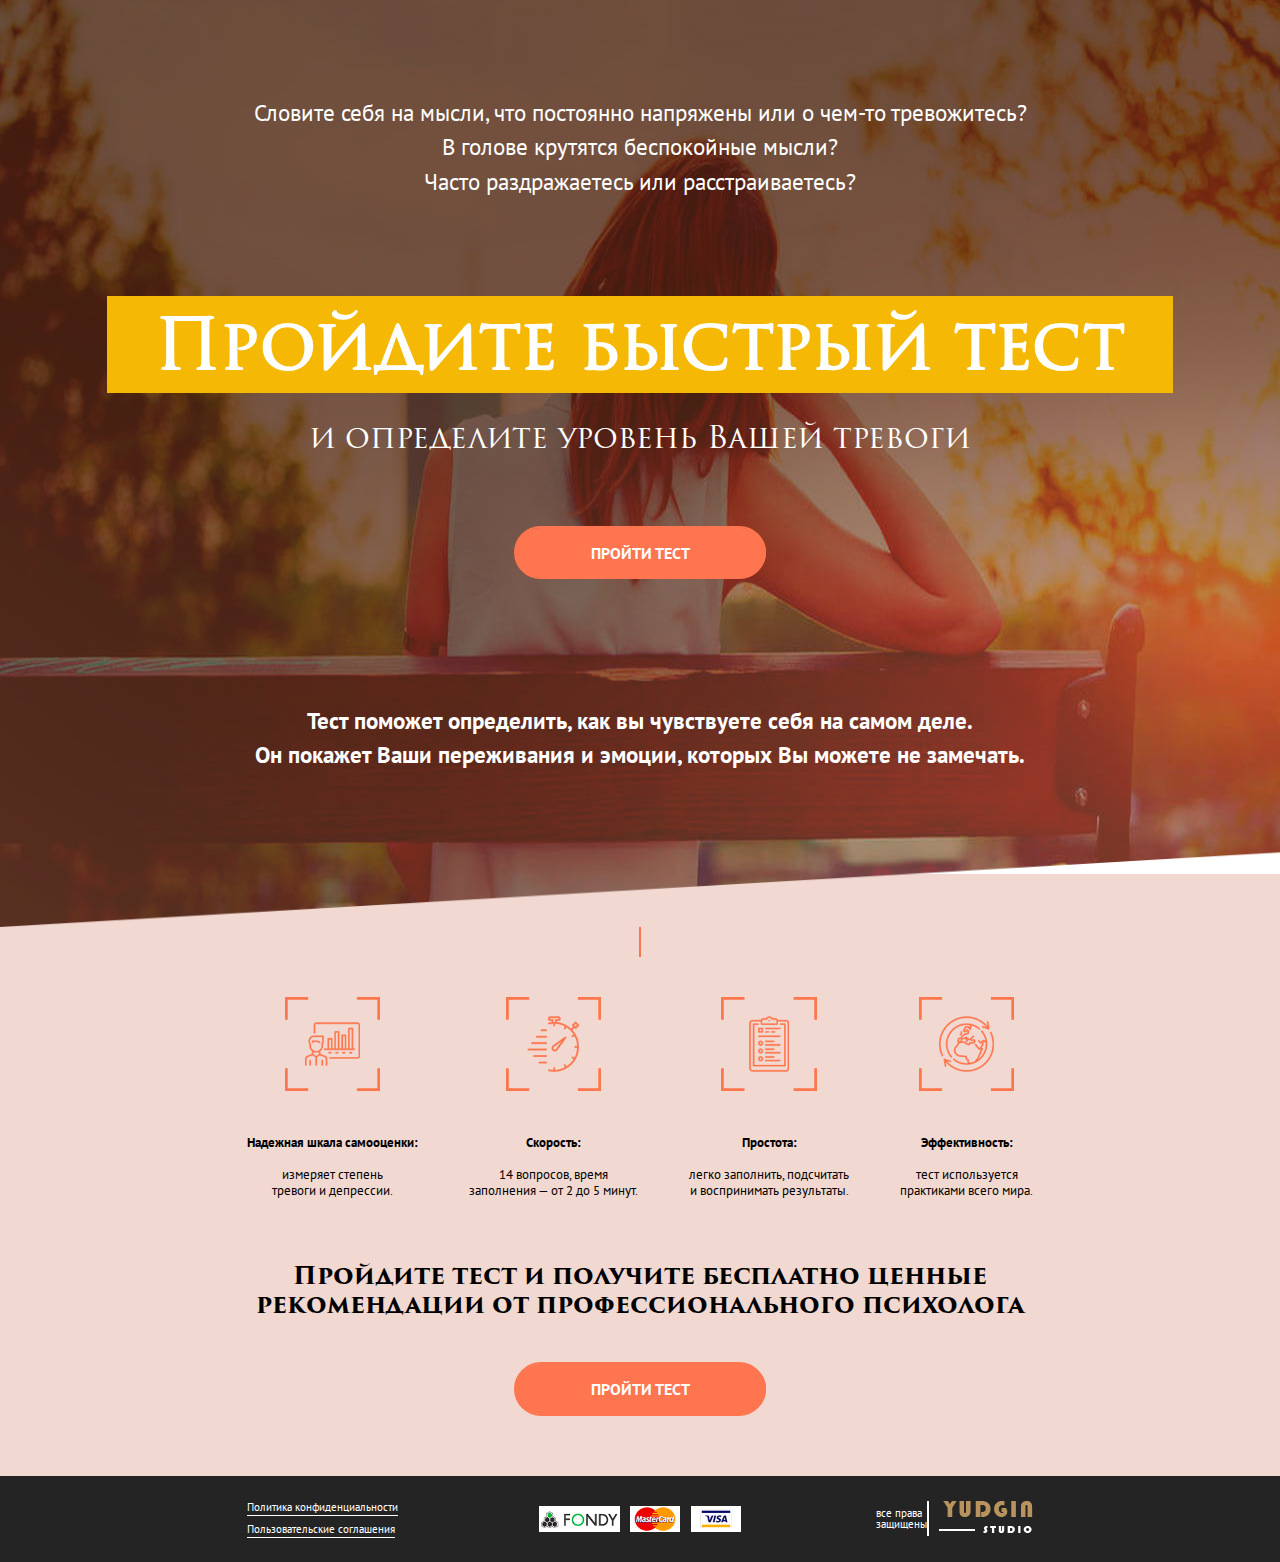
<file: lead_test.html>
<!DOCTYPE html>
<html>
<head>
	<title>Наталия Ломоносова</title>
	<meta charset="utf-8">
	<meta http-equiv="X-UA-Compatible" content="IE=edge">
	<meta name="viewport" content="width=device-width, user-scalable=no">
	<link rel="icon" type="image/png" href="favicon.png"/>
	<link rel="stylesheet" type="text/css" href="css/lead_test.css">
	<link rel="stylesheet" type="text/css" href="fonts/fonts.css">
	<link rel="stylesheet" type="text/css" href="css/animate.css">
</head>
<body>
	<header>
		<div class="container">
			<p class="text">Словите себя на мысли, что постоянно напряжены или о чем-то тревожитесь?
			В голове крутятся беспокойные мысли?    
			Часто раздражаетесь или расстраиваетесь?</p>
			<h1>Пройдите быстрый тест</h1>
			<h2>и определите уровень Вашей тревоги</h2>
			<a href="test.html" class="button">Пройти тест</a>
			<p class="text2">Тест поможет определить, как вы чувствуете себя на самом деле. 
			Он покажет Ваши переживания и эмоции, которых Вы можете не замечать.</p>
		</div>
	</header>
	<main>
		<div class="test">
			<div class="line"></div>
			<div class="container">
				<div class="item">
					<img src="img/lead_test/1.png" alt="" />
					<div class="text">
						<span>Надежная шкала самооценки:</span>

						измеряет степень 
						тревоги и депрессии.
					</div>
				</div>
				<div class="item">
					<img src="img/lead_test/2.png" alt="" />
					<div class="text">
						<span>Скорость:</span>
						
						14 вопросов, время 
						заполнения — от 2 до 5 минут.
					</div>
				</div>
				<div class="item">
					<img src="img/lead_test/3.png" alt="" />
					<div class="text">
						<span>Простота:</span>
						
						легко заполнить, подсчитать
						и воспринимать результаты.
					</div>
				</div>
				<div class="item">
					<img src="img/lead_test/4.png" alt="" />
					<div class="text">
						<span>Эффективность:</span>
						
						тест используется 
						практиками всего мира.
					</div>
				</div>
			</div>
			<div class="title">Пройдите тест и получите бесплатно ценные 
			рекомендации от профессионального психолога</div>
			<a href="test.html" class="button">Пройти тест</a>
		</div>
	</main>
	<footer>
		<div class="container">
			<div class="links">
				<a href="">Политика конфиденциальности</a>
				<a href="">Пользовательские соглашения</a>
			</div>
			<div class="pay">
				<img src="img/footer/fondy.png" alt="" />
				<img src="img/footer/mastercard.png" alt="" />
				<img src="img/footer/visa.png" alt="" />
			</div>
			<div class="developer">
				<p>все права
				защищены</p>
				<a href="https://yudgin.studio/" target="_blank"><img src="img/footer/logo.png" alt="" /></a>
			</div>
		</div>
	</footer>
	<script src="js/libs.min.js"></script>
	<script src="js/script.js"></script>
</body>
</html>
</file>
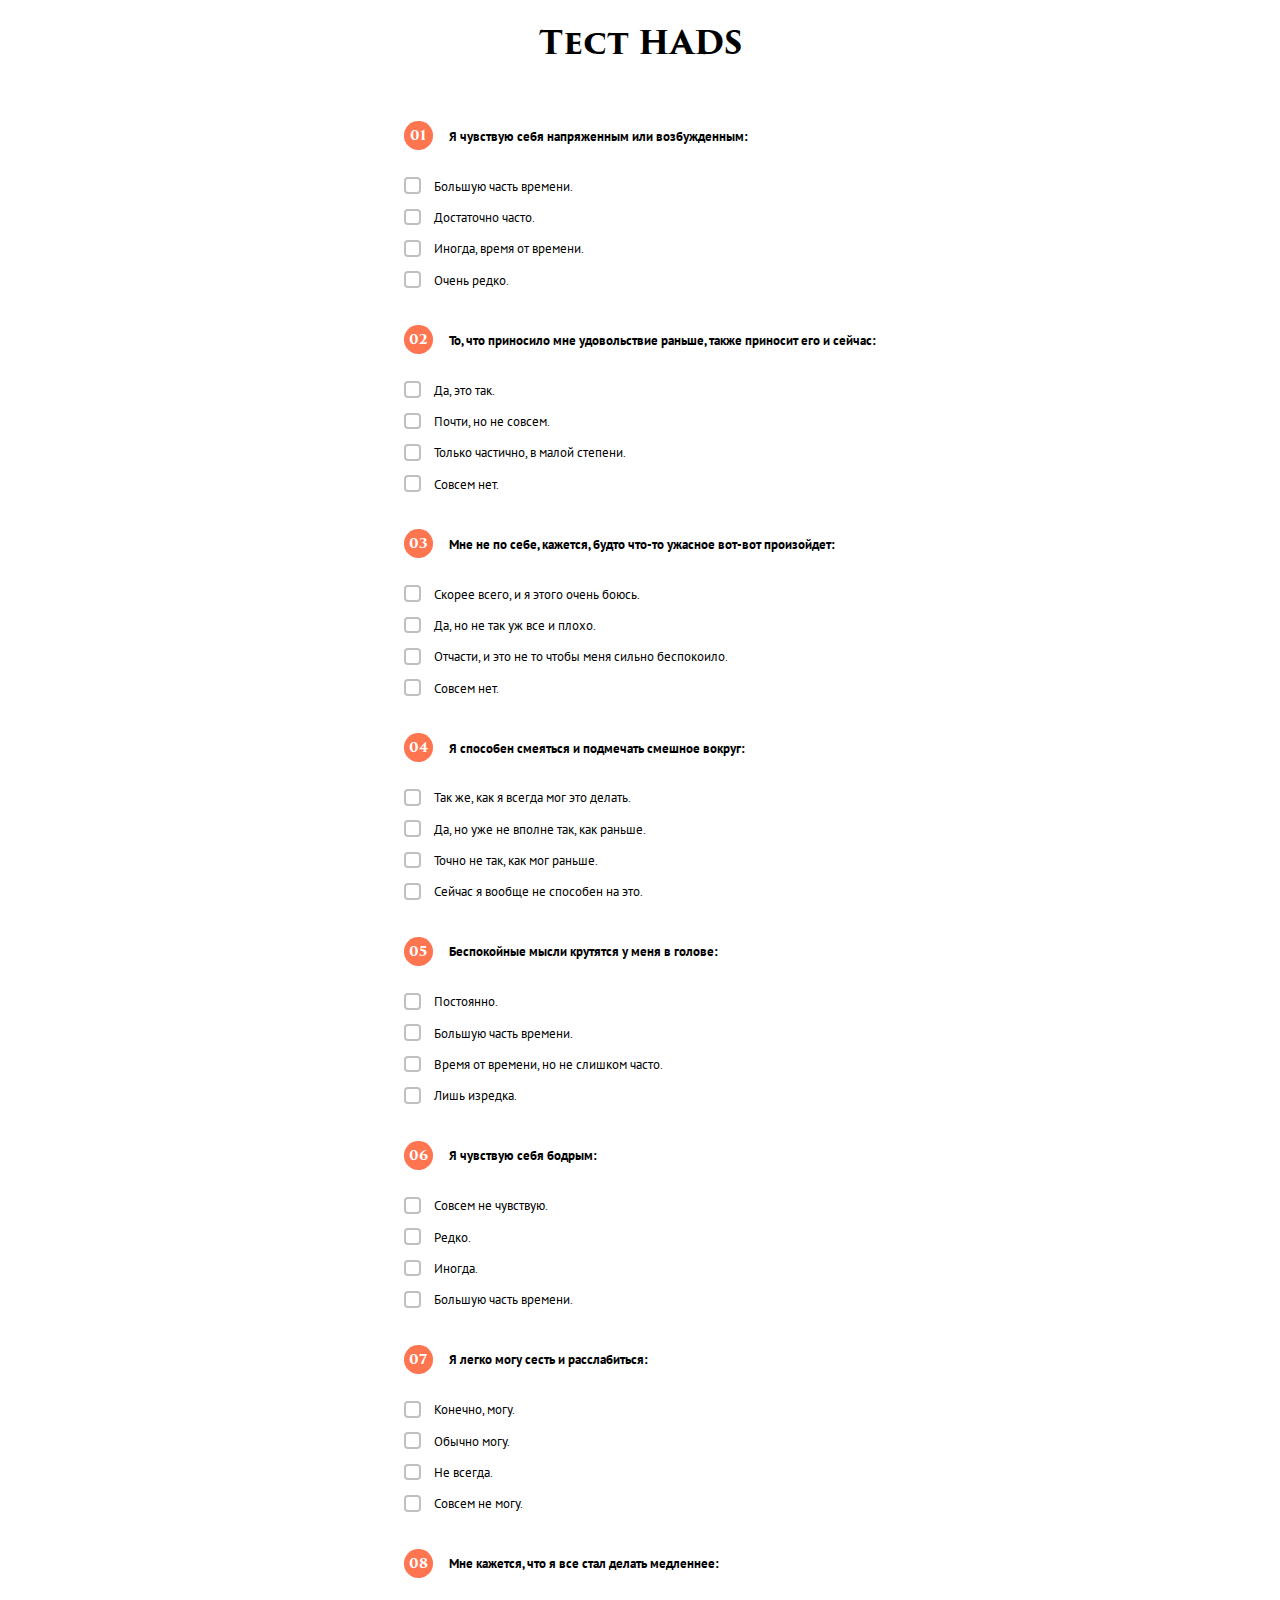
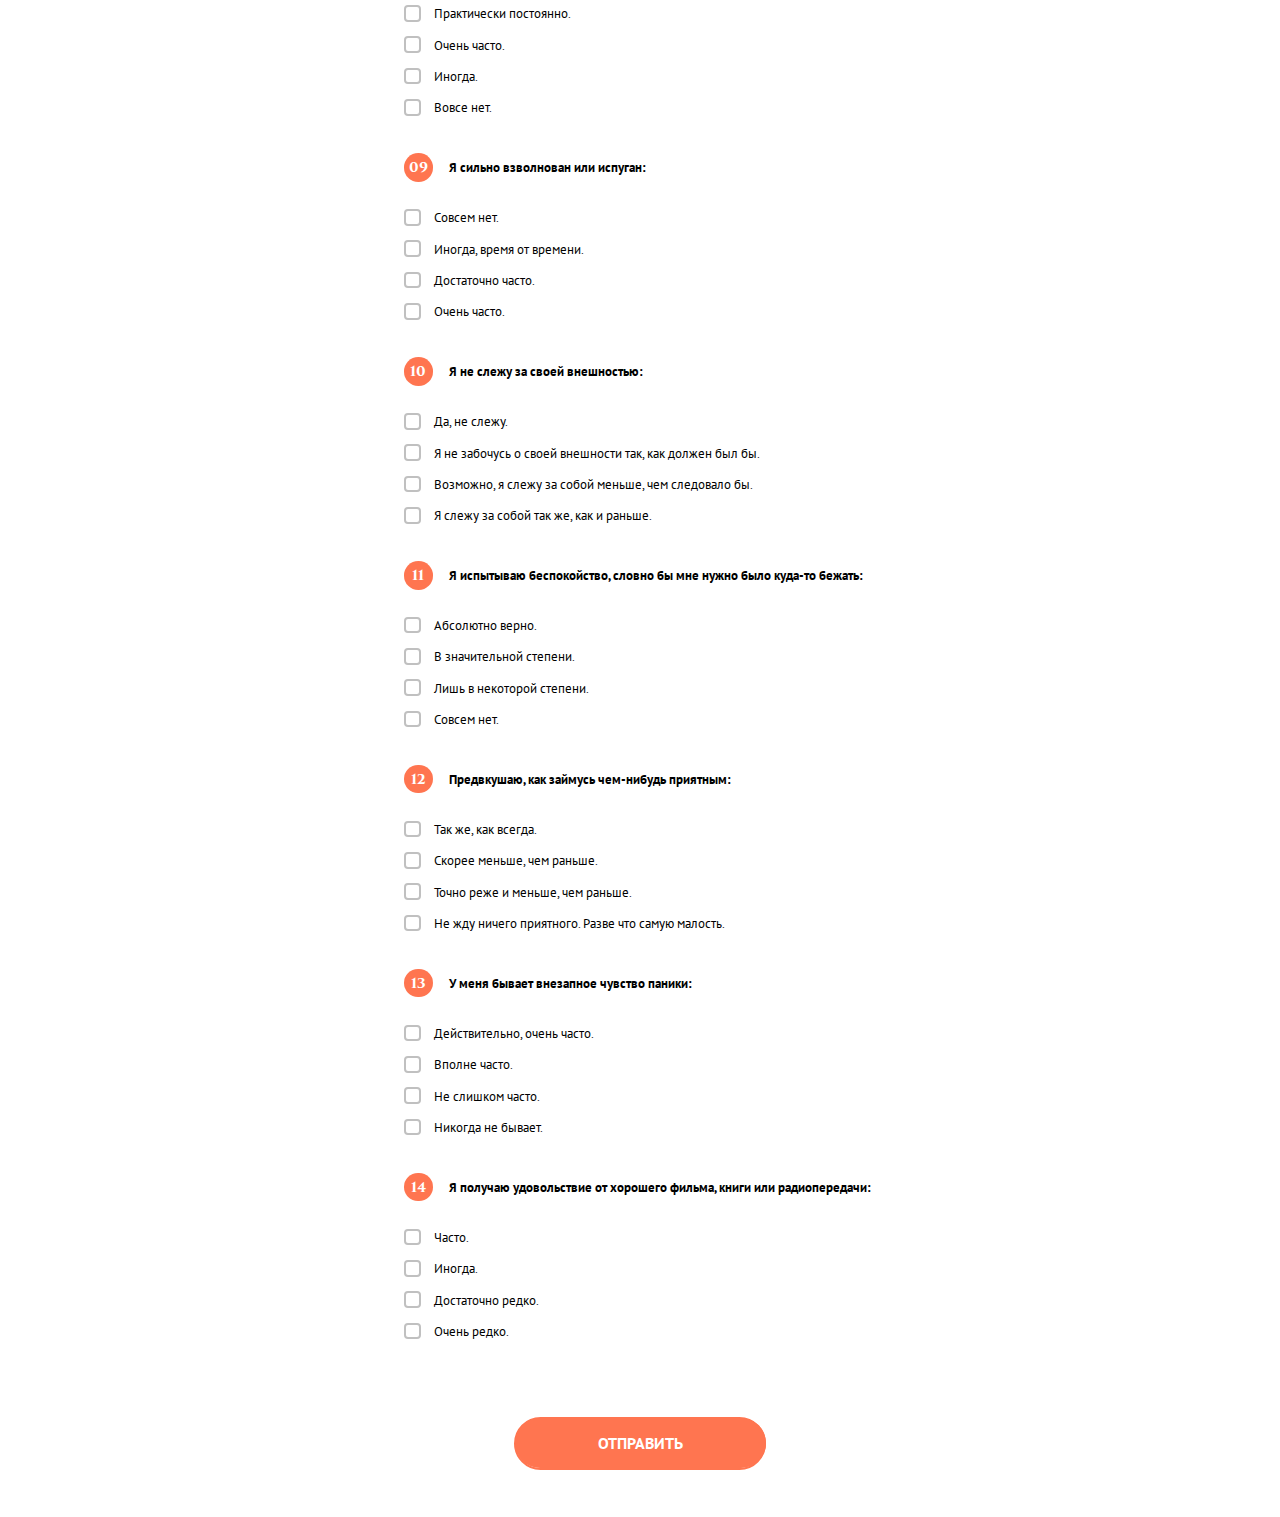
<file: test.html>
<!DOCTYPE html>
<html>
<head>
	<title>Наталия Ломоносова</title>
	<meta charset="utf-8">
	<meta http-equiv="X-UA-Compatible" content="IE=edge">
	<meta name="viewport" content="width=device-width, user-scalable=no">
	<link rel="icon" type="image/png" href="favicon.png"/>
	<link rel="stylesheet" type="text/css" href="css/test.css">
	<link rel="stylesheet" type="text/css" href="fonts/fonts.css">
	<link rel="stylesheet" type="text/css" href="css/animate.css">
</head>
<body>
	<form>
		<h1>Тест HADS</h1>
		<div class="question">
			<div class="num">
				<div class="circle">01</div>Я чувствую себя напряженным или возбужденным:
			</div>
			<div class="select">
				<div>
					<input type="radio" required="" class="radio" id="time" name="01" value="Большую часть времени.">
					<label for="time"><span class="box"><span class="check"></span></span>Большую часть времени.</label>
				</div>
				<div>
					<input type="radio" required="" class="radio" id="often" name="01" value="Достаточно часто.">
					<label for="often"><span class="box"><span class="check"></span></span>Достаточно часто.</label>
				</div>
				<div>
					<input type="radio" required="" class="radio" id="sometimes" name="01" value="Иногда, время от времени.">
					<label for="sometimes"><span class="box"><span class="check"></span></span>Иногда, время от времени.</label>
				</div>
				<div>
					<input type="radio" required="" class="radio" id="rarely" name="01" value="Очень редко.">
					<label for="rarely"><span class="box"><span class="check"></span></span>Очень редко.</label>
				</div>
			</div>
		</div>
		<div class="question">
			<div class="num">
				<div class="circle">02</div>То, что приносило мне удовольствие раньше, также приносит его и сейчас:
			</div>
			<div class="select">
				<div>
					<input type="radio" required="" class="radio" id="yes" name="02" value="Да, это так.">
					<label for="yes"><span class="box"><span class="check"></span></span>Да, это так.</label>
				</div>
				<div>
					<input type="radio" required="" class="radio" id="almost" name="02" value="Почти, но не совсем.">
					<label for="almost"><span class="box"><span class="check"></span></span>Почти, но не совсем.</label>
				</div>
				<div>
					<input type="radio" required="" class="radio" id="partially" name="02" value="Только частично, в малой степени.">
					<label for="partially"><span class="box"><span class="check"></span></span>Только частично, в малой степени.</label>
				</div>
				<div>
					<input type="radio" required="" class="radio" id="no" name="02" value="Совсем нет.">
					<label for="no"><span class="box"><span class="check"></span></span>Совсем нет.</label>
				</div>
			</div>
		</div>
		<div class="question">
			<div class="num">
				<div class="circle">03</div>Мне не по себе, кажется, будто что-то ужасное вот-вот произойдет:
			</div>
			<div class="select">
				<div>
					<input type="radio" required="" class="radio" id="fear" name="03" value="Скорее всего, и я этого очень боюсь.">
					<label for="fear"><span class="box"><span class="check"></span></span>Скорее всего, и я этого очень боюсь.</label>
				</div>
				<div>
					<input type="radio" required="" class="radio" id="good" name="03" value="Да, но не так уж все и плохо.">
					<label for="good"><span class="box"><span class="check"></span></span>Да, но не так уж все и плохо.</label>
				</div>
				<div>
					<input type="radio" required="" class="radio" id="a" name="03" value="Отчасти, и это не то чтобы меня сильно беспокоило.">
					<label for="a"><span class="box"><span class="check"></span></span>Отчасти, и это не то чтобы меня сильно беспокоило.</label>
				</div>
				<div>
					<input type="radio" required="" class="radio" id="b" name="03" value="Совсем нет.">
					<label for="b"><span class="box"><span class="check"></span></span>Совсем нет.</label>
				</div>
			</div>
		</div>
		<div class="question">
			<div class="num">
				<div class="circle">04</div>Я способен смеяться и подмечать смешное вокруг:
			</div>
			<div class="select">
				<div>
					<input type="radio" required="" class="radio" id="c" name="04" value="Так же, как я всегда мог это делать.">
					<label for="c"><span class="box"><span class="check"></span></span>Так же, как я всегда мог это делать.</label>
				</div>
				<div>
					<input type="radio" required="" class="radio" id="d" name="04" value="Да, но уже не вполне так, как раньше.">
					<label for="d"><span class="box"><span class="check"></span></span>Да, но уже не вполне так, как раньше.</label>
				</div>
				<div>
					<input type="radio" required="" class="radio" id="f" name="04" value="Точно не так, как мог раньше.">
					<label for="f"><span class="box"><span class="check"></span></span>Точно не так, как мог раньше.</label>
				</div>
				<div>
					<input type="radio" required="" class="radio" id="g" name="04" value="Сейчас я вообще не способен на это.">
					<label for="g"><span class="box"><span class="check"></span></span>Сейчас я вообще не способен на это.</label>
				</div>
			</div>
		</div>
		<div class="question">
			<div class="num">
				<div class="circle">05</div>Беспокойные мысли крутятся у меня в голове:
			</div>
			<div class="select">
				<div>
					<input type="radio" required="" class="radio" id="i" name="05" value="Постоянно.">
					<label for="i"><span class="box"><span class="check"></span></span>Постоянно.</label>
				</div>
				<div>
					<input type="radio" required="" class="radio" id="h" name="05" value="Большую часть времени.">
					<label for="h"><span class="box"><span class="check"></span></span>Большую часть времени.</label>
				</div>
				<div>
					<input type="radio" required="" class="radio" id="j" name="05" value="Время от времени, но не слишком часто.">
					<label for="j"><span class="box"><span class="check"></span></span>Время от времени, но не слишком часто.</label>
				</div>
				<div>
					<input type="radio" required="" class="radio" id="k" name="05" value="Лишь изредка.">
					<label for="k"><span class="box"><span class="check"></span></span>Лишь изредка.</label>
				</div>
			</div>
		</div>
		<div class="question">
			<div class="num">
				<div class="circle">06</div>Я чувствую себя бодрым:
			</div>
			<div class="select">
				<div>
					<input type="radio" required="" class="radio" id="l" name="06" value="Совсем не чувствую.">
					<label for="l"><span class="box"><span class="check"></span></span>Совсем не чувствую.</label>
				</div>
				<div>
					<input type="radio" required="" class="radio" id="m" name="06" value="Редко.">
					<label for="m"><span class="box"><span class="check"></span></span>Редко.</label>
				</div>
				<div>
					<input type="radio" required="" class="radio" id="n" name="06" value="Иногда.">
					<label for="n"><span class="box"><span class="check"></span></span>Иногда.</label>
				</div>
				<div>
					<input type="radio" required="" class="radio" id="o" name="06" value="Большую часть времени.">
					<label for="o"><span class="box"><span class="check"></span></span>Большую часть времени.</label>
				</div>
			</div>
		</div>
		<div class="question">
			<div class="num">
				<div class="circle">07</div>Я легко могу сесть и расслабиться:
			</div>
			<div class="select">
				<div>
					<input type="radio" required="" class="radio" id="p" name="07" value="Конечно, могу.">
					<label for="p"><span class="box"><span class="check"></span></span>Конечно, могу.</label>
				</div>
				<div>
					<input type="radio" required="" class="radio" id="q" name="07" value="Обычно могу.">
					<label for="q"><span class="box"><span class="check"></span></span>Обычно могу.</label>
				</div>
				<div>
					<input type="radio" required="" class="radio" id="r" name="07" value="Не всегда.">
					<label for="r"><span class="box"><span class="check"></span></span>Не всегда.</label>
				</div>
				<div>
					<input type="radio" required="" class="radio" id="s" name="07" value="Совсем не могу.">
					<label for="s"><span class="box"><span class="check"></span></span>Совсем не могу.</label>
				</div>
			</div>
		</div>
		<div class="question">
			<div class="num">
				<div class="circle">08</div>Мне кажется, что я все стал делать медленнее:
			</div>
			<div class="select">
				<div>
					<input type="radio" required="" class="radio" id="t" name="08" value="Практически постоянно.">
					<label for="t"><span class="box"><span class="check"></span></span>Практически постоянно.</label>
				</div>
				<div>
					<input type="radio" required="" class="radio" id="x" name="08" value="Очень часто.">
					<label for="x"><span class="box"><span class="check"></span></span>Очень часто.</label>
				</div>
				<div>
					<input type="radio" required="" class="radio" id="y" name="08" value="Иногда.">
					<label for="y"><span class="box"><span class="check"></span></span>Иногда.</label>
				</div>
				<div>
					<input type="radio" required="" class="radio" id="z" name="08" value="Вовсе нет.">
					<label for="z"><span class="box"><span class="check"></span></span>Вовсе нет.</label>
				</div>
			</div>
		</div>
		<div class="question">
			<div class="num">
				<div class="circle">09</div>Я сильно взволнован или испуган:
			</div>
			<div class="select">
				<div>
					<input type="radio" required="" class="radio" id="a1" name="09" value="Совсем нет.">
					<label for="a1"><span class="box"><span class="check"></span></span>Совсем нет.</label>
				</div>
				<div>
					<input type="radio" required="" class="radio" id="b1" name="09" value="Иногда, время от времени.">
					<label for="b1"><span class="box"><span class="check"></span></span>Иногда, время от времени.</label>
				</div>
				<div>
					<input type="radio" required="" class="radio" id="c1" name="09" value="Достаточно часто.">
					<label for="c1"><span class="box"><span class="check"></span></span>Достаточно часто.</label>
				</div>
				<div>
					<input type="radio" required="" class="radio" id="d1" name="09" value="Очень часто.">
					<label for="d1"><span class="box"><span class="check"></span></span>Очень часто.</label>
				</div>
			</div>
		</div>
		<div class="question">
			<div class="num">
				<div class="circle">10</div>Я не слежу за своей внешностью:
			</div>
			<div class="select">
				<div>
					<input type="radio" required="" class="radio" id="e1" name="10" value="Да, не слежу.">
					<label for="e1"><span class="box"><span class="check"></span></span>Да, не слежу.</label>
				</div>
				<div>
					<input type="radio" required="" class="radio" id="f1" name="10" value="Я не забочусь о своей внешности так, как должен был бы.">
					<label for="f1"><span class="box"><span class="check"></span></span>Я не забочусь о своей внешности так, как должен был бы.</label>
				</div>
				<div>
					<input type="radio" required="" class="radio" id="g1" name="10" value="Возможно, я слежу за собой меньше, чем следовало бы.">
					<label for="g1"><span class="box"><span class="check"></span></span>Возможно, я слежу за собой меньше, чем следовало бы.</label>
				</div>
				<div>
					<input type="radio" required="" class="radio" id="i1" name="10" value="Я слежу за собой так же, как и раньше.">
					<label for="i1"><span class="box"><span class="check"></span></span>Я слежу за собой так же, как и раньше.</label>
				</div>
			</div>
		</div>
		<div class="question">
			<div class="num">
				<div class="circle">11</div>Я испытываю беспокойство, словно бы мне нужно было куда-то бежать:
			</div>
			<div class="select">
				<div>
					<input type="radio" required="" class="radio" id="h1" name="11" value="Абсолютно верно.">
					<label for="h1"><span class="box"><span class="check"></span></span>Абсолютно верно.</label>
				</div>
				<div>
					<input type="radio" required="" class="radio" id="j1" name="11" value="В значительной степени.">
					<label for="j1"><span class="box"><span class="check"></span></span>В значительной степени.</label>
				</div>
				<div>
					<input type="radio" required="" class="radio" id="k1" name="11" value="Лишь в некоторой степени.">
					<label for="k1"><span class="box"><span class="check"></span></span>Лишь в некоторой степени.</label>
				</div>
				<div>
					<input type="radio" required="" class="radio" id="l1" name="11" value="Совсем нет.">
					<label for="l1"><span class="box"><span class="check"></span></span>Совсем нет.</label>
				</div>
			</div>
		</div>
		<div class="question">
			<div class="num">
				<div class="circle">12</div>Предвкушаю, как займусь чем-нибудь приятным:
			</div>
			<div class="select">
				<div>
					<input type="radio" required="" class="radio" id="m1" name="12" value="Так же, как всегда.">
					<label for="m1"><span class="box"><span class="check"></span></span>Так же, как всегда.</label>
				</div>
				<div>
					<input type="radio" required="" class="radio" id="n1" name="12" value="Скорее меньше, чем раньше.">
					<label for="n1"><span class="box"><span class="check"></span></span>Скорее меньше, чем раньше.</label>
				</div>
				<div>
					<input type="radio" required="" class="radio" id="o1" name="12" value="Точно реже и меньше, чем раньше.">
					<label for="o1"><span class="box"><span class="check"></span></span>Точно реже и меньше, чем раньше.</label>
				</div>
				<div>
					<input type="radio" required="" class="radio" id="p1" name="12" value="Не жду ничего приятного. Разве что самую малость.">
					<label for="p1"><span class="box"><span class="check"></span></span>Не жду ничего приятного. Разве что самую малость.</label>
				</div>
			</div>
		</div>
		<div class="question">
			<div class="num">
				<div class="circle">13</div>У меня бывает внезапное чувство паники:
			</div>
			<div class="select">
				<div>
					<input type="radio" required="" class="radio" id="q1" name="13" value="Действительно, очень часто.">
					<label for="q1"><span class="box"><span class="check"></span></span>Действительно, очень часто.</label>
				</div>
				<div>
					<input type="radio" required="" class="radio" id="r1" name="13" value="Вполне часто.">
					<label for="r1"><span class="box"><span class="check"></span></span>Вполне часто.</label>
				</div>
				<div>
					<input type="radio" required="" class="radio" id="s1" name="13" value="Не слишком часто.">
					<label for="s1"><span class="box"><span class="check"></span></span>Не слишком часто.</label>
				</div>
				<div>
					<input type="radio" required="" class="radio" id="t1" name="13" value="Никогда не бывает.">
					<label for="t1"><span class="box"><span class="check"></span></span>Никогда не бывает.</label>
				</div>
			</div>
		</div>
		<div class="question">
			<div class="num">
				<div class="circle">14</div>Я получаю удовольствие от хорошего фильма, книги или радиопередачи:
			</div>
			<div class="select">
				<div>
					<input type="radio" required="" class="radio" id="x1" name="14" value="Часто.">
					<label for="x1"><span class="box"><span class="check"></span></span>Часто.</label>
				</div>
				<div>
					<input type="radio" required="" class="radio" id="y1" name="14" value="Иногда.">
					<label for="y1"><span class="box"><span class="check"></span></span>Иногда.</label>
				</div>
				<div>
					<input type="radio" required="" class="radio" id="z1" name="14" value="Достаточно редко.">
					<label for="z1"><span class="box"><span class="check"></span></span>Достаточно редко.</label>
				</div>
				<div>
					<input type="radio" required="" class="radio" id="a2" name="14" value="Очень редко.">
					<label for="a2"><span class="box"><span class="check"></span></span>Очень редко.</label>
				</div>
			</div>
		</div>
		<button type="submit" class="button">Отправить</button>
	</form>
</body>
</html>
</file>
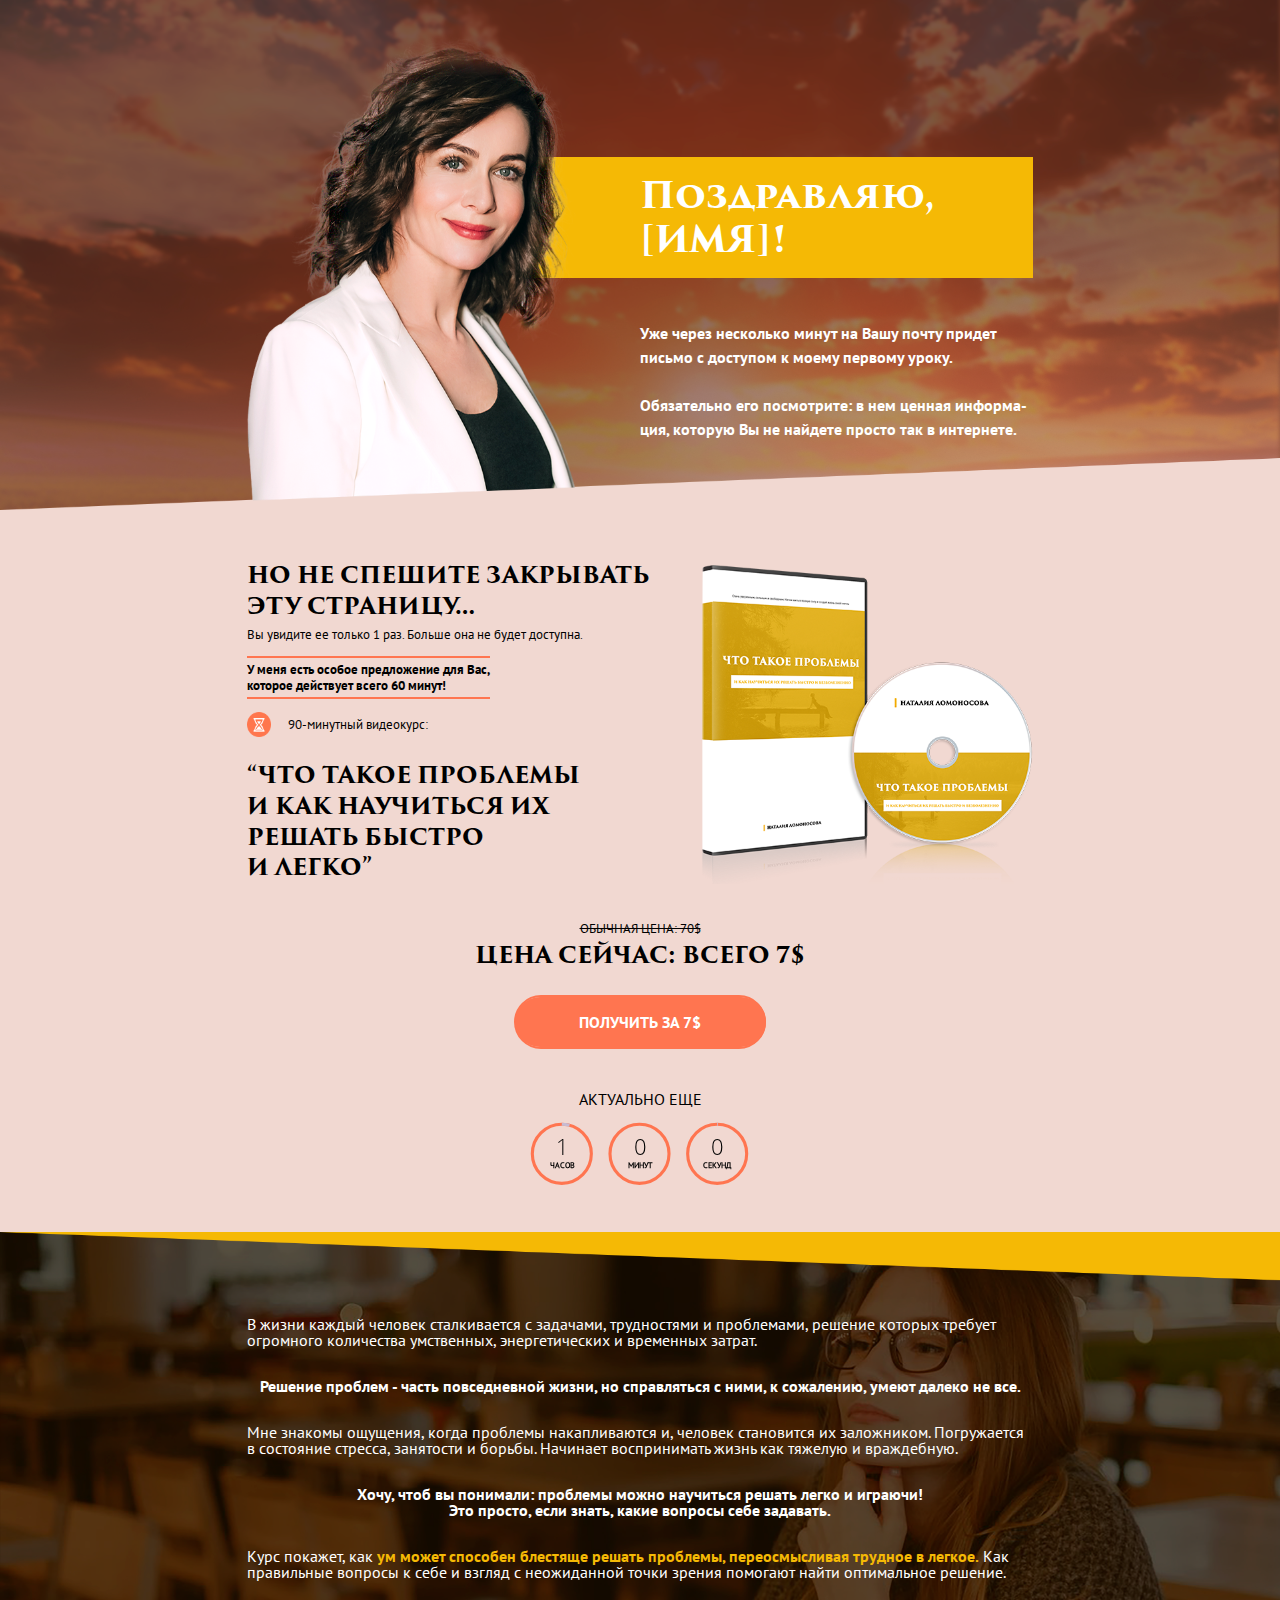
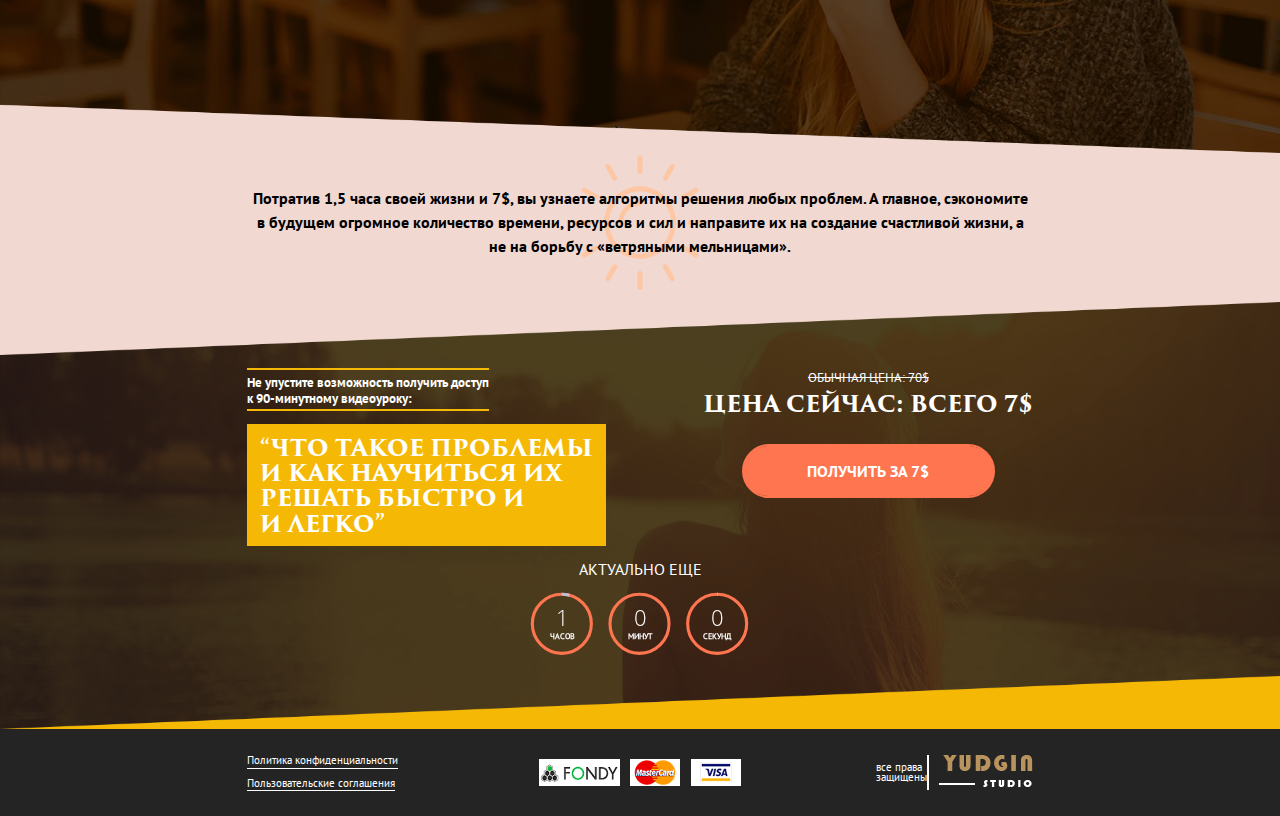
<file: thanks_by.html>
<!DOCTYPE html>
<html>
<head>
	<title>Наталия Ломоносова</title>
	<meta charset="utf-8">
	<meta http-equiv="X-UA-Compatible" content="IE=edge">
	<meta name="viewport" content="width=device-width, user-scalable=no">
	<link rel="icon" type="image/png" href="favicon.png"/>
	<link rel="stylesheet" type="text/css" href="css/thanks_by.css">
	<link rel="stylesheet" type="text/css" href="fonts/fonts.css">
	<link rel="stylesheet" type="text/css" href="css/animate.css">
</head>
<body>
	<header>
		<div class="container">
			<img src="img/thanks/woman.png" alt="" />
			<div class="right">
				<h1>Поздравляю, 
				[<span class="name">ИМЯ</span>]!</h1>
				<p class="text">Уже через несколько минут на Вашу почту придет
				письмо с доступом к моему первому уроку. 

				Обязательно его посмотрите: в нем ценная информа-
				ция, которую Вы не найдете просто так в интернете.</p>
			</div>
		</div>
	</header>
	<main>
		<div class="video_course">
			<div class="bg-yellow"></div>
			<div class="container">
				<div class="left">
					<h2>Но не спешите закрывать 
					эту страницу…</h2>
					<div class="text">Вы увидите ее только 1 раз. Больше она не будет доступна.</div>
					<div class="proposition">У меня есть особое предложение для Вас, 
					которое действует всего 60 минут!</div>
					<div class="time"><img src="img/thanks/clock.png" alt="" />90-минутный видеокурс:</div>
					<h2>“Что такое Проблемы 
					и как научиться их 
					решать быстро 
					и легко”</h2>
				</div>
				<img class="right" src="img/thanks/DVD.png" alt="" />
			</div>
			<div class="old-prise">Обычная цена: 70$</div>
			<div class="prise">Цена сейчас: всего 7$</div>
			<div class="button">Получить за 7$</div>
			<div class="text2">Актуально еще</div>
			<div class="timer" data-timer="3601"></div>
		</div>
		<div class="course">
			<div class="container">
				<p>В жизни каждый человек сталкивается с задачами, трудностями и проблемами, решение которых требует огромного количества умственных, энергетических и временных затрат.</p>

				<p class="text">Решение проблем - часть повседневной жизни, но справляться с ними, к сожалению, умеют далеко не все.</p>

				<p>Мне знакомы ощущения, когда проблемы накапливаются и, человек становится их заложником. Погружается в состояние стресса, занятости и борьбы. Начинает воспринимать жизнь как тяжелую и враждебную. </p>

				<p class="text">Хочу, чтоб вы понимали: проблемы можно научиться решать легко и играючи! 
				Это просто, если знать, какие вопросы себе задавать. </p>

				<p>Курс покажет, как<span> ум может способен блестяще решать проблемы, переосмысливая трудное в легкое.</span> Как правильные вопросы к себе и взгляд с неожиданной точки зрения помогают найти оптимальное решение.</p>
			</div>
		</div>
		<div class="get">
			<div class="container">
				<p class="text">Потратив 1,5 часа своей жизни и 7$, вы узнаете алгоритмы решения любых проблем. А главное, сэкономите в будущем огромное количество времени, ресурсов и сил и направите их на создание счастливой жизни, а не на борьбу с «ветряными мельницами». <img src="img/thanks/sun.png" alt="" /></p>
			</div>
		</div>
	</main>
	<div class="access">
		<div class="container">
			<div class="left">
				<div class="proposition">Не упустите возможность получить доступ 
				к 90-минутному видеоуроку:</div>
				<h2>“Что такое Проблемы
				и как научиться их
				решать быстро и
				и легко”</h2>
			</div>
			<div class="right">
				<div class="old-prise">Обычная цена: 70$</div>
				<div class="prise">Цена сейчас: всего 7$</div>
				<div class="button">Получить за 7$</div>
			</div>
		</div>
		<div class="text">Актуально еще</div>
		<div class="timer" data-timer="3601"></div>
	</div>
	<footer>
		<div class="container">
			<div class="links">
				<a href="">Политика конфиденциальности</a>
				<a href="">Пользовательские соглашения</a>
			</div>
			<div class="pay">
				<img src="img/footer/fondy.png" alt="" />
				<img src="img/footer/mastercard.png" alt="" />
				<img src="img/footer/visa.png" alt="" />
			</div>
			<div class="developer">
				<p>все права
				защищены</p>
				<a href="https://yudgin.studio/" target="_blank"><img src="img/footer/logo.png" alt="" /></a>
			</div>
		</div>
	</footer>
	<script src="js/libs.min.js"></script>
	<script src="js/script.js"></script>
	<script src="js/TimeCircles.js"></script>
	<script type="text/javascript">
		$(document).ready(function () {
			$(".timer").TimeCircles({
				start: true,
				animation: "smooth",
				count_past_zero: true,
				circle_bg_color: "#ff7550",
				use_background: true,
				fg_width: 0.04,
				bg_width: 1,
				count_past_zero: false,
				text_size: 0.14,
				total_duration: "Auto",
				direction: "Clockwise", 
				use_top_frame: false,
				start_angle: 0, 
				time: { 
					Days: {
						show: false
					},
					Hours: {
						show: true,
						text: "часов",
						color: "#c7bbd2"
					},
					Minutes: {
						show: true,
						text: "минут",
						color: "#c7bbd2"
					},
					Seconds: {
						show: true,
						text: "секунд",
						color: "#c7bbd2"
					}
				}
			});
		})
	</script>
</body>
</html>
</file>
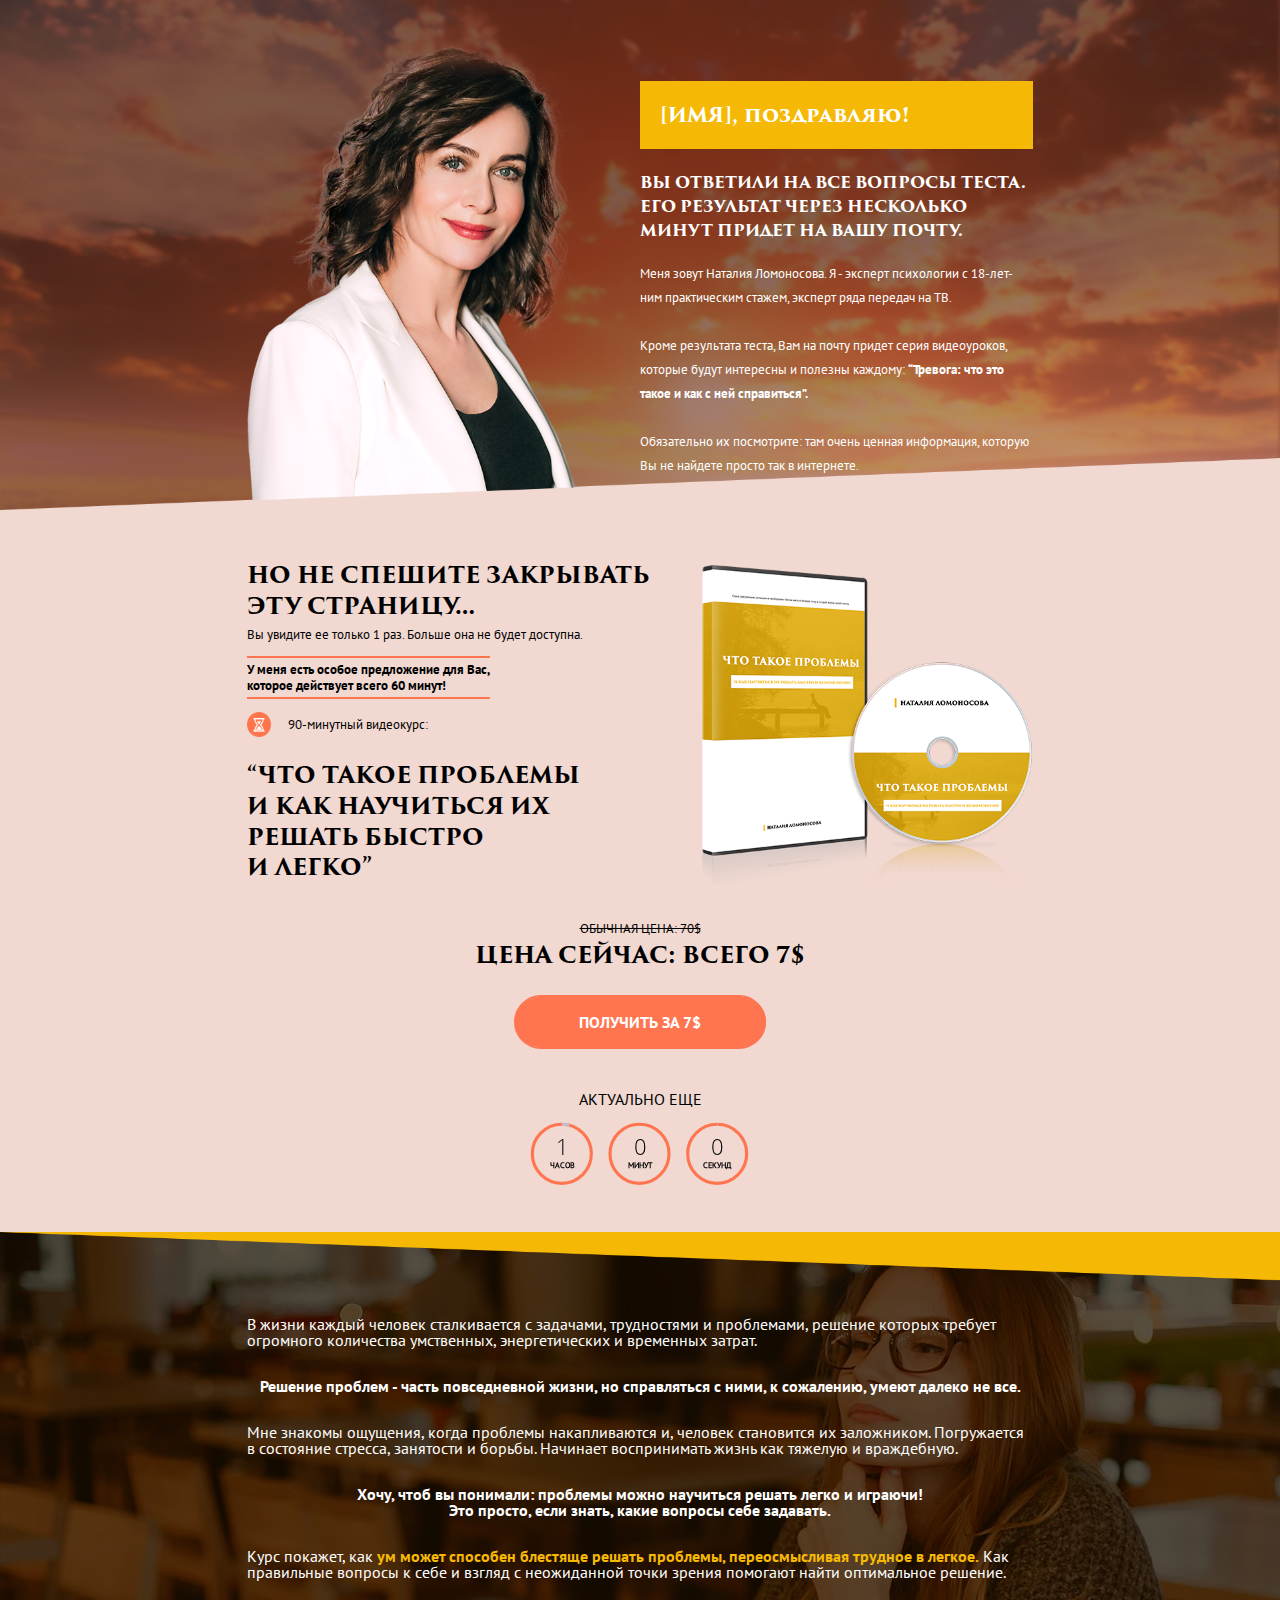
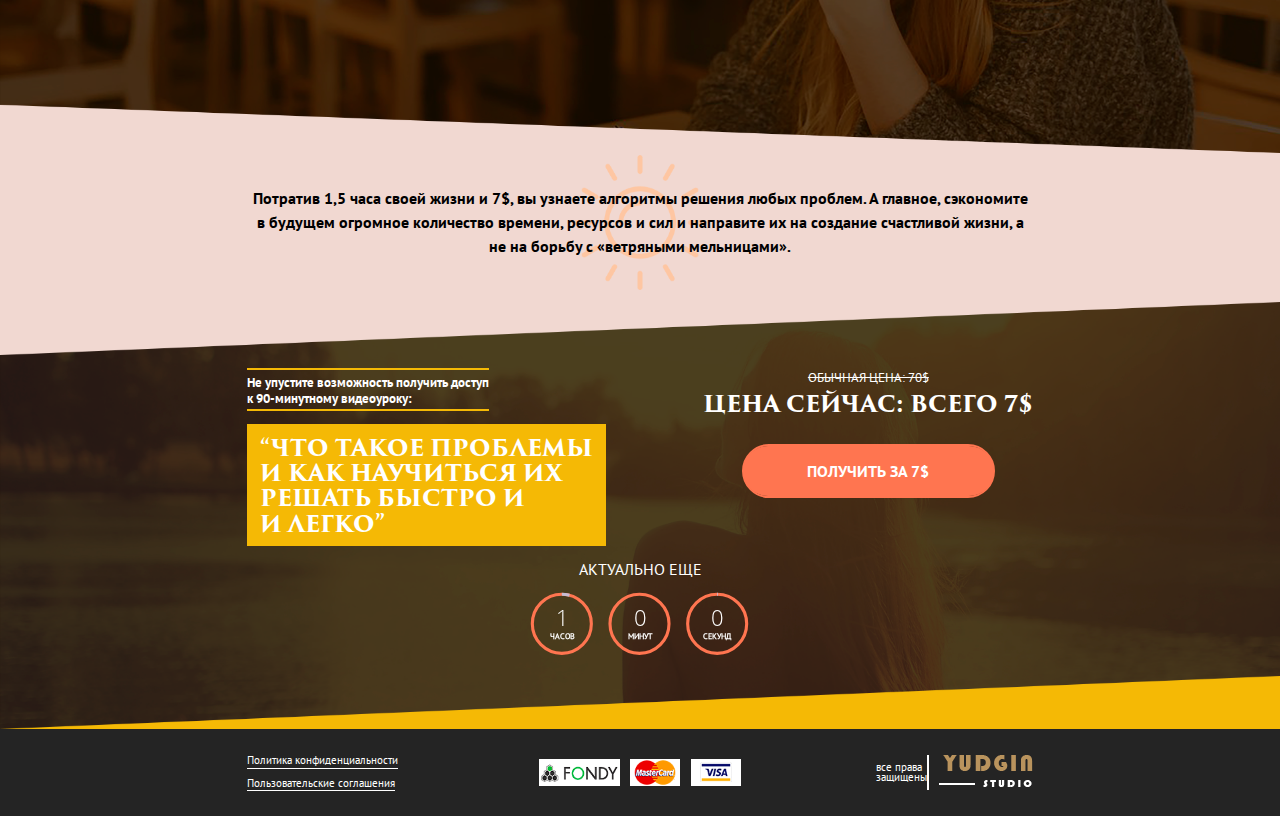
<file: thanks_by2.html>
<!DOCTYPE html>
<html>
<head>
	<title>Наталия Ломоносова</title>
	<meta charset="utf-8">
	<meta http-equiv="X-UA-Compatible" content="IE=edge">
	<meta name="viewport" content="width=device-width, user-scalable=no">
	<link rel="icon" type="image/png" href="favicon.png"/>
	<link rel="stylesheet" type="text/css" href="css/thanks_by.css">
	<link rel="stylesheet" type="text/css" href="fonts/fonts.css">
	<link rel="stylesheet" type="text/css" href="css/animate.css">
</head>
<body>
	<header>
		<div class="container">
			<img src="img/thanks/woman.png" alt="" />
			<div class="right two">
				<h1>[<span class="name">ИМЯ</span>], поздравляю!</h1>
				<p class="ok">Вы ответили на все вопросы теста. 
				Его результат через несколько 
				минут придет на вашу почту.</p>
				<p class="text">Меня зовут Наталия Ломоносова. Я - эксперт психологии с 18-лет-ним практическим стажем, эксперт ряда передач на ТВ. 

				Кроме результата теста, Вам на почту придет серия видеоуроков, которые будут интересны и полезны каждому: <span>“Тревога: что это такое и как с ней справиться”.</span>

				Обязательно их посмотрите: там очень ценная информация, которую Вы не найдете просто так в интернете.</p>
			</div>
		</div>
	</header>
	<main>
		<div class="video_course">
			<div class="bg-yellow"></div>
			<div class="container">
				<div class="left">
					<h2>Но не спешите закрывать 
					эту страницу…</h2>
					<div class="text">Вы увидите ее только 1 раз. Больше она не будет доступна.</div>
					<div class="proposition">У меня есть особое предложение для Вас, 
					которое действует всего 60 минут!</div>
					<div class="time"><img src="img/thanks/clock.png" alt="" />90-минутный видеокурс:</div>
					<h2>“Что такое Проблемы 
					и как научиться их 
					решать быстро 
					и легко”</h2>
				</div>
				<img class="right" src="img/thanks/DVD.png" alt="" />
			</div>
			<div class="old-prise">Обычная цена: 70$</div>
			<div class="prise">Цена сейчас: всего 7$</div>
			<div class="button">Получить за 7$</div>
			<div class="text2">Актуально еще</div>
			<div class="timer" data-timer="3601"></div>
		</div>
		<div class="course">
			<div class="container">
				<p>В жизни каждый человек сталкивается с задачами, трудностями и проблемами, решение которых требует огромного количества умственных, энергетических и временных затрат.</p>

				<p class="text">Решение проблем - часть повседневной жизни, но справляться с ними, к сожалению, умеют далеко не все.</p>

				<p>Мне знакомы ощущения, когда проблемы накапливаются и, человек становится их заложником. Погружается в состояние стресса, занятости и борьбы. Начинает воспринимать жизнь как тяжелую и враждебную. </p>

				<p class="text">Хочу, чтоб вы понимали: проблемы можно научиться решать легко и играючи! 
				Это просто, если знать, какие вопросы себе задавать. </p>

				<p>Курс покажет, как<span> ум может способен блестяще решать проблемы, переосмысливая трудное в легкое.</span> Как правильные вопросы к себе и взгляд с неожиданной точки зрения помогают найти оптимальное решение.</p>
			</div>
		</div>
		<div class="get">
			<div class="container">
				<p class="text">Потратив 1,5 часа своей жизни и 7$, вы узнаете алгоритмы решения любых проблем. А главное, сэкономите в будущем огромное количество времени, ресурсов и сил и направите их на создание счастливой жизни, а не на борьбу с «ветряными мельницами». <img src="img/thanks/sun.png" alt="" /></p>
			</div>
		</div>
	</main>
	<div class="access">
		<div class="container">
			<div class="left">
				<div class="proposition">Не упустите возможность получить доступ 
				к 90-минутному видеоуроку:</div>
				<h2>“Что такое Проблемы
				и как научиться их
				решать быстро и
				и легко”</h2>
			</div>
			<div class="right">
				<div class="old-prise">Обычная цена: 70$</div>
				<div class="prise">Цена сейчас: всего 7$</div>
				<div class="button">Получить за 7$</div>
			</div>
		</div>
		<div class="text">Актуально еще</div>
		<div class="timer" data-timer="3601"></div>
	</div>
	<footer>
		<div class="container">
			<div class="links">
				<a href="">Политика конфиденциальности</a>
				<a href="">Пользовательские соглашения</a>
			</div>
			<div class="pay">
				<img src="img/footer/fondy.png" alt="" />
				<img src="img/footer/mastercard.png" alt="" />
				<img src="img/footer/visa.png" alt="" />
			</div>
			<div class="developer">
				<p>все права
				защищены</p>
				<a href="https://yudgin.studio/" target="_blank"><img src="img/footer/logo.png" alt="" /></a>
			</div>
		</div>
	</footer>
	<script src="js/libs.min.js"></script>
	<script src="js/script.js"></script>
	<script src="js/TimeCircles.js"></script>
	<script type="text/javascript">
		$(document).ready(function () {
			$(".timer").TimeCircles({
				start: true,
				animation: "smooth",
				count_past_zero: true,
				circle_bg_color: "#ff7550",
				use_background: true,
				fg_width: 0.04,
				bg_width: 1,
				count_past_zero: false,
				text_size: 0.14,
				total_duration: "Auto",
				direction: "Clockwise", 
				use_top_frame: false,
				start_angle: 0, 
				time: { 
					Days: {
						show: false
					},
					Hours: {
						show: true,
						text: "часов",
						color: "#c7bbd2"
					},
					Minutes: {
						show: true,
						text: "минут",
						color: "#c7bbd2"
					},
					Seconds: {
						show: true,
						text: "секунд",
						color: "#c7bbd2"
					}
				}
			});
		})
	</script>
</body>
</html>
</file>
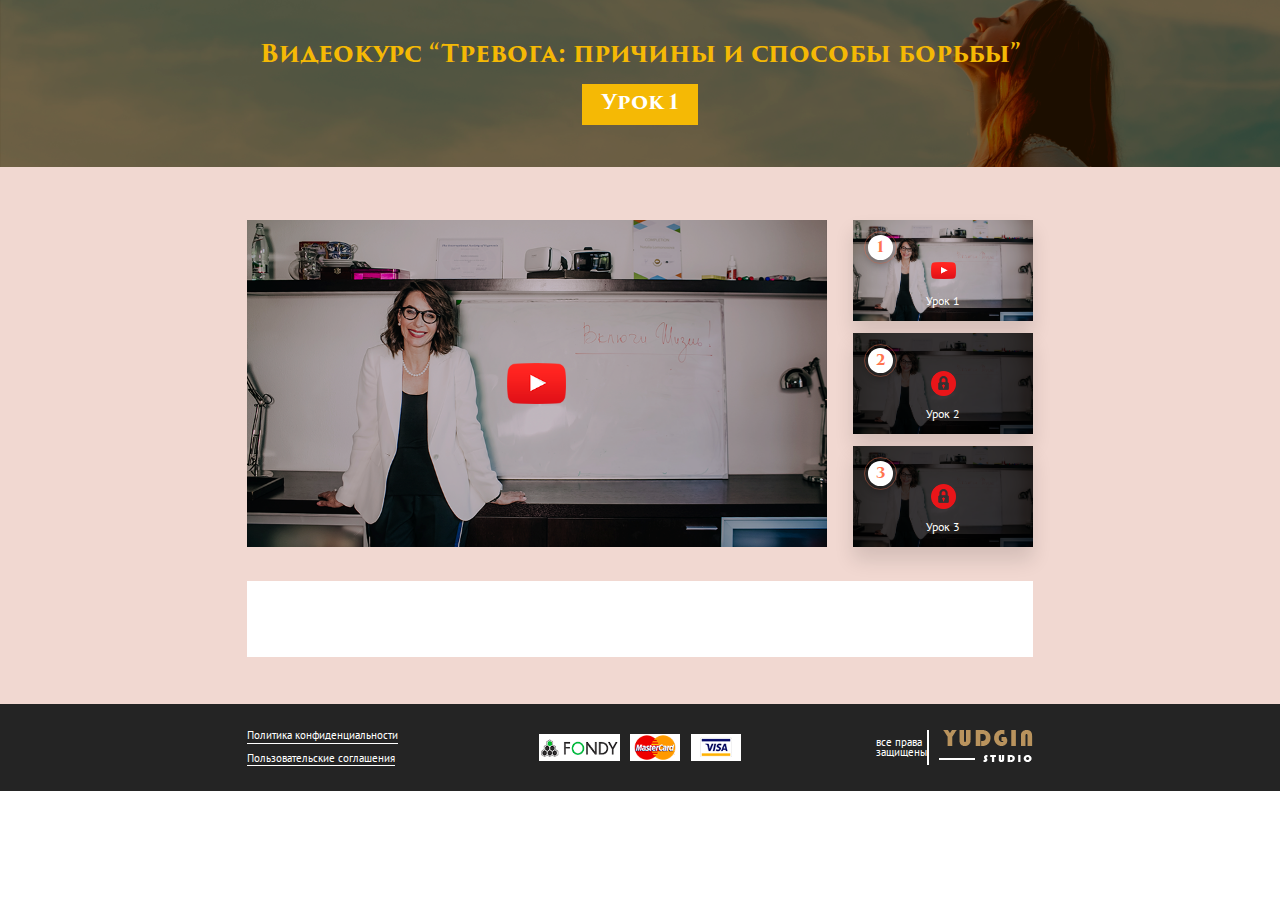
<file: worth.html>
<!DOCTYPE html>
<html>
<head>
	<title>Наталия Ломоносова</title>
	<meta charset="utf-8">
	<meta http-equiv="X-UA-Compatible" content="IE=edge">
	<meta name="viewport" content="width=device-width, user-scalable=no">
	<link rel="icon" type="image/png" href="favicon.png"/>
	<link rel="stylesheet" type="text/css" href="css/worth.css">
	<link rel="stylesheet" type="text/css" href="fonts/fonts.css">
	<link rel="stylesheet" type="text/css" href="css/animate.css">
</head>
<body>
	<header>
		<div class="container">
			<h1>Видеокурс “Тревога: причины и способы борьбы”</h1>
			<div class="lesson">Урок 1</div>
		</div>
	</header>
	<main>
		<div class="container">
			<div data-fancybox href="https://www.youtube.com/watch?v=1QfRYnoh-CY" class="left"><img src="img/worth/1.png" alt="" /><img src="img/worth/play.png" alt="" class="play" /></div>
			<div class="right">
				<div data-fancybox href="https://www.youtube.com/watch?v=1QfRYnoh-CY" class="item">
					<div class="num">
						<div class="circle">1</div>
					</div>
					<img src="img/worth/play.png" alt="" class="play" />
					<div class="text">Урок 1</div>
				</div>
				<div class="item lock">
					<div class="num">
						<div class="circle">2</div>
					</div>
					<img src="img/worth/lock.png" alt="" class="play" />
					<div class="text">Урок 2</div>
				</div>
				<div class="item lock">
					<div class="num">
						<div class="circle">3</div>
					</div>
					<img src="img/worth/lock.png" alt="" class="play" />
					<div class="text">Урок 3</div>
				</div>
			</div>
			<div class="reviews"></div>
		</div>
	</main>
	<footer>
		<div class="container">
			<div class="links">
				<a href="">Политика конфиденциальности</a>
				<a href="">Пользовательские соглашения</a>
			</div>
			<div class="pay">
				<img src="img/footer/fondy.png" alt="" />
				<img src="img/footer/mastercard.png" alt="" />
				<img src="img/footer/visa.png" alt="" />
			</div>
			<div class="developer">
				<p>все права
				защищены</p>
				<a href="https://yudgin.studio/" target="_blank"><img src="img/footer/logo.png" alt="" /></a>
			</div>
		</div>
	</footer>
	<script src="js/libs.min.js"></script>
	<script src="js/script.js"></script>
</body>
</html>
</file>
<file: css/lead_test.css>
.popup-forma.active{opacity:1;z-index:1000}.popup-forma.active .form{-webkit-transform:scale(1);-ms-transform:scale(1);transform:scale(1)}.form-trigger{cursor:pointer}.popup-forma{position:fixed;top:0;bottom:0;right:0;left:0;margin:auto;width:100%;height:100%;opacity:0;z-index:-1;display:-webkit-flex;display:-moz-flex;display:-ms-flex;display:-o-flex;display:-webkit-box;display:-ms-flexbox;display:flex;-webkit-box-pack:center;-webkit-justify-content:center;-ms-flex-pack:center;justify-content:center;-ms-align-items:center;-webkit-box-align:center;-webkit-align-items:center;-ms-flex-align:center;align-items:center;-webkit-transition:all 0.5s;-o-transition:all 0.5s;transition:all 0.5s;overflow:hidden}.popup-forma .close-bg{position:absolute;top:0;width:100%;height:100%;background-color:rgba(0,0,0,0.5)}.popup-forma .form{background:#fff;-webkit-border-radius:.41667vw;border-radius:.41667vw;position:relative;z-index:1;width:24.47917vw;display:-webkit-box;display:-webkit-flex;display:-ms-flexbox;display:flex;-webkit-box-orient:vertical;-webkit-box-direction:normal;-webkit-flex-direction:column;-ms-flex-direction:column;flex-direction:column;-webkit-box-align:center;-webkit-align-items:center;-ms-flex-align:center;align-items:center;padding:2.08333vw 0;-webkit-transform:scale(0);-ms-transform:scale(0);transform:scale(0);-webkit-transition:all 0.5s;-o-transition:all 0.5s;transition:all 0.5s}.popup-forma .form .close{position:absolute;top:1.04167vw;right:1.04167vw;cursor:pointer}.popup-forma .form .title{width:100%;font-size:1.875vw;font-family:'PTSans-Bold';text-transform:uppercase;text-align:center;padding-bottom:2.08333vw}.popup-forma .form form{display:-webkit-box;display:-webkit-flex;display:-ms-flexbox;display:flex;-webkit-box-orient:vertical;-webkit-box-direction:normal;-webkit-flex-direction:column;-ms-flex-direction:column;flex-direction:column;-webkit-box-align:center;-webkit-align-items:center;-ms-flex-align:center;align-items:center;width:17.1875vw}.popup-forma .form form input{border-style:solid;border-width:1px;border-color:#ccc;-webkit-border-radius:8px;border-radius:8px;background-color:#fff;width:17.39583vw;height:3.33333vw;-webkit-box-sizing:border-box;box-sizing:border-box;margin-bottom:.67708vw;display:-webkit-box;display:-webkit-flex;display:-ms-flexbox;display:flex;-webkit-box-pack:center;-webkit-justify-content:center;-ms-flex-pack:center;justify-content:center;-webkit-box-align:center;-webkit-align-items:center;-ms-flex-align:center;align-items:center;text-align:center;font-family:'PTSans-Regular';font-size:1.04167vw}.popup-forma .form form input:focus:required:invalid{border-color:red}.popup-forma .form form input:required:valid{border-color:green;border-width:2px}.popup-forma .form form .button{margin-top:1.30208vw}.popup-forma .form form .button:hover{color:#000}@media screen and (max-width: 1000px){.popup-forma .form{padding-top:6.25vw;padding-bottom:6.25vw;width:90%;-webkit-border-radius:2.5vw;border-radius:2.5vw}.popup-forma .form .close{top:3.125vw;right:3.125vw}.popup-forma .form .title{font-size:6.25vw;padding-bottom:6.25vw;margin-bottom:6.25vw}.popup-forma .form form{width:90%}.popup-forma .form form input{width:100%;height:12.5vw;padding-left:3.125vw;margin-bottom:3.125vw;font-size:4.375vw}}::-webkit-scrollbar{width:10px}::-webkit-scrollbar-track{background:#f1f1f1}::-webkit-scrollbar-thumb{background:#ff7550}::-webkit-scrollbar-thumb:window-inactive{background:#ff7550}input:focus::-webkit-input-placeholder{color:transparent}input:focus::-moz-placeholder{color:transparent}input:focus:-ms-input-placeholder{color:transparent}input:focus:-moz-placeholder{color:transparent}a,a:focus,button,button:focus,input,input:focus,textarea,textarea:focus{outline:0 !important}:focus{outline:0 !important;outline-offset:0 !important}select,select:focus{outline:0 !important}html{position:relative}p{margin:0;padding:0;line-height:100%}a:focus,a:hover{text-decoration:none}ul{list-style:none;margin:0;padding:0}a{text-decoration:none;color:#000;cursor:pointer}h1,h2,h3,h4,h5,h6{margin:0}.container{width:61.45833vw;margin:0 auto}body{position:relative;overflow-x:hidden;margin:0;padding:0;background:#fff;font-size:1.04167vw;font-family:'PTSans-Regular';color:#000}body.scroll{overflow:hidden}p{white-space:pre-line}.bg_line{width:100%;position:absolute;bottom:0;left:0;-webkit-transform:rotateY(180deg);transform:rotateY(180deg);height:4vw;fill:#f1d8d1}.bg_line2{width:100%;position:absolute;top:0;left:0;-webkit-transform:rotateX(180deg);transform:rotateX(180deg);height:4vw;fill:#f1d8d1}.button{border:2px solid #ff7550;-webkit-box-sizing:border-box;box-sizing:border-box;width:19.73958vw;height:4.16667vw;display:-webkit-box;display:-webkit-flex;display:-ms-flexbox;display:flex;-webkit-box-pack:center;-webkit-justify-content:center;-ms-flex-pack:center;justify-content:center;-webkit-box-align:center;-webkit-align-items:center;-ms-flex-align:center;align-items:center;cursor:pointer;text-align:center;text-transform:uppercase;font-family:'PTSans-Bold';font-size:1.25vw;-webkit-border-radius:100vw;border-radius:100vw;position:relative;z-index:1;color:#fff;-webkit-transition:all 0.5s;-o-transition:all 0.5s;transition:all 0.5s;background:none}.button:before{width:101%;height:101%;-webkit-transition:all 0.5s;-o-transition:all 0.5s;transition:all 0.5s;background:#ff7550;position:absolute;content:'';top:0;bottom:0;left:-1px;right:0;margin:auto;-webkit-border-radius:100vw;border-radius:100vw;z-index:-1}.button:hover:before{width:0;height:0}h2{font-size:2.39583vw;font-family:"TrajanPro3-Regular";width:100%;text-align:center;white-space:pre-line;font-weight:100}footer{height:6.77083vw;color:#fff;background:#242424;display:-webkit-box;display:-webkit-flex;display:-ms-flexbox;display:flex;-webkit-box-align:center;-webkit-align-items:center;-ms-flex-align:center;align-items:center}footer .container{display:-webkit-box;display:-webkit-flex;display:-ms-flexbox;display:flex;-webkit-box-pack:justify;-webkit-justify-content:space-between;-ms-flex-pack:justify;justify-content:space-between;-webkit-box-align:center;-webkit-align-items:center;-ms-flex-align:center;align-items:center}footer .container>div{width:33%}footer .container .links{display:-webkit-box;display:-webkit-flex;display:-ms-flexbox;display:flex;-webkit-box-orient:vertical;-webkit-box-direction:normal;-webkit-flex-direction:column;-ms-flex-direction:column;flex-direction:column;-webkit-box-align:start;-webkit-align-items:flex-start;-ms-flex-align:start;align-items:flex-start}footer .container .links a{font-size:.83333vw;line-height:1.14583vw;border-bottom:1px solid #fff;color:#fff;margin-bottom:.52083vw}footer .container .links a:last-child{margin-bottom:0}footer .container .pay{display:-webkit-box;display:-webkit-flex;display:-ms-flexbox;display:flex;-webkit-box-pack:center;-webkit-justify-content:center;-ms-flex-pack:center;justify-content:center}footer .container .pay img{height:2.08333vw;margin:0 .41667vw}footer .container .developer{display:-webkit-box;display:-webkit-flex;display:-ms-flexbox;display:flex;-webkit-box-pack:end;-webkit-justify-content:flex-end;-ms-flex-pack:end;justify-content:flex-end;font-size:.83333vw}footer .container .developer p{white-space:pre-line;margin-right:.83333vw;border-right:2px solid #fff;display:-webkit-box;display:-webkit-flex;display:-ms-flexbox;display:flex;-webkit-box-align:center;-webkit-align-items:center;-ms-flex-align:center;align-items:center}@media screen and (max-width: 1000px){body{font-size:4.375vw}div{white-space:normal !important;font-size:4.375vw !important;line-height:initial !important}p{white-space:normal !important;font-size:4.375vw !important;line-height:initial !important}h2{font-size:6.25vw !important;white-space:normal !important;line-height:initial !important;text-align:center !important}ul li{line-height:initial !important;white-space:normal !important}ul li span{min-width:3.125vw !important;min-height:3.125vw !important;margin-right:3.125vw !important}.bg-yellow{display:none}.button{width:78.125vw !important;height:18.75vw !important;font-size:5vw !important}.button:before{width:95% !important;height:80% !important}.container{width:90% !important}.slider .item{height:auto;width:78.125vw !important}.slider .slick-dots li{width:3.125vw !important;height:3.125vw !important}footer{height:auto;padding:6.25vw 0 4.6875vw 0}footer .container{-webkit-box-orient:vertical;-webkit-box-direction:normal;-webkit-flex-direction:column;-ms-flex-direction:column;flex-direction:column;-webkit-box-align:center;-webkit-align-items:center;-ms-flex-align:center;align-items:center}footer .container>div{width:100%}footer .container .links{-webkit-box-align:center;-webkit-align-items:center;-ms-flex-align:center;align-items:center;margin-bottom:6.25vw}footer .container .links a{font-size:4.375vw;line-height:initial;margin-bottom:3.125vw}footer .container .pay{-webkit-box-align:center;-webkit-align-items:center;-ms-flex-align:center;align-items:center}footer .container .pay img{height:auto;margin:0 3.125vw;margin-bottom:6.25vw}footer .container .developer{-webkit-box-orient:vertical;-webkit-box-direction:reverse;-webkit-flex-direction:column-reverse;-ms-flex-direction:column-reverse;flex-direction:column-reverse;-webkit-box-align:center;-webkit-align-items:center;-ms-flex-align:center;align-items:center}footer .container .developer p{width:100vw;border:none;text-align:center;-webkit-box-pack:center;-webkit-justify-content:center;-ms-flex-pack:center;justify-content:center;border-top:1px solid #fff;padding-top:3.125vw;margin-top:6.25vw}}header{padding-top:10.66098vh;height:103vh;-webkit-box-sizing:border-box;box-sizing:border-box;background:url(../img/header/bg_lead_test.png);-webkit-background-size:100% 100%;background-size:100% 100%;background-position:center;color:#fff;z-index:2;position:relative}header .container{display:-webkit-box;display:-webkit-flex;display:-ms-flexbox;display:flex;-webkit-box-orient:vertical;-webkit-box-direction:normal;-webkit-flex-direction:column;-ms-flex-direction:column;flex-direction:column;-webkit-box-align:center;-webkit-align-items:center;-ms-flex-align:center;align-items:center;width:125.79957vh}header .container .text{font-size:2.55864vh;padding-bottom:10.66098vh;line-height:3.83795vh;text-align:center}header .container h1{font-size:7.67591vh;font-family:TrajanPro3-Regular;background:#f5b905;padding:0 5.33049vh;padding-top:1.59915vh;margin-bottom:3.19829vh}header .container h2{font-size:3.41151vh;font-family:TrajanPro3-Regular;padding-bottom:7.46269vh}header .container .button{margin-bottom:13.85928vh}header .container .text2{font-size:2.55864vh;line-height:3.83795vh;font-family:'PTSans-Bold';white-space:pre-line;text-align:center}main{background:#f1d8d1;padding-top:3.125vw;margin-top:-4.16667vw;position:relative;z-index:1}main .line{background:#ff7550;width:.15625vw;height:2.34375vw;margin:0 auto;margin-bottom:1.04167vw}main .test{padding-top:1.04167vw;padding-bottom:4.6875vw}main .test .line{margin-bottom:3.125vw}main .test .container{display:-webkit-box;display:-webkit-flex;display:-ms-flexbox;display:flex;-webkit-box-pack:justify;-webkit-justify-content:space-between;-ms-flex-pack:justify;justify-content:space-between;padding-bottom:5.20833vw}main .test .container .item{display:-webkit-box;display:-webkit-flex;display:-ms-flexbox;display:flex;-webkit-box-orient:vertical;-webkit-box-direction:normal;-webkit-flex-direction:column;-ms-flex-direction:column;flex-direction:column;-webkit-box-align:center;-webkit-align-items:center;-ms-flex-align:center;align-items:center}main .test .container .item img{width:7.44792vw;padding-bottom:2.08333vw}main .test .container .item .text{font-size:1.04167vw;line-height:1.25vw;white-space:pre-line;text-align:center}main .test .container .item .text span{font-family:'PTSans-Bold'}main .test .title{font-family:TrajanPro3-Bold;font-size:1.875vw;white-space:pre-line;padding-bottom:3.125vw;text-align:center}main .test .button{margin:0 auto}main .test .button:hover{color:#000}@media screen and (max-width: 1000px){header{height:auto;-webkit-background-size:auto 100%;background-size:auto 100%;background-position:0 0;padding-bottom:12.5vw;padding-top:6.25vw;background-color:#f1d8d1}header .container .text{text-align:center;padding-bottom:6.25vw;white-space:pre-line !important}header .container h1{font-size:5.3125vw;text-align:center;padding:0;width:100%;line-height:12.5vw;white-space:normal}header .container h2{padding-bottom:6.25vw}header .container .button{margin-bottom:6.25vw}main .test{padding-bottom:9.375vw}main .test .title{font-size:4.0625vw !important;padding-left:2.5vw;padding-right:2.5vw}main .test .container{-webkit-box-orient:vertical;-webkit-box-direction:normal;-webkit-flex-direction:column;-ms-flex-direction:column;flex-direction:column}main .test .container .item{width:100%;margin-bottom:9.375vw}main .test .container .item img{width:18.75vw;padding-bottom:4.6875vw}}

/*# sourceMappingURL=maps/lead_test.css.map */
</file>
<file: fonts/fonts.css>
/* This stylesheet generated by Transfonter (https://transfonter.org) on August 23, 2017 5:25 PM */

@font-face {
	font-family: 'PTSans-Bold';
	src: url('PTSans/PTSans-Bold.eot');
	src: local('PT Sans Bold'), local('PTSans-Bold'),
		url('PTSans/PTSans-Bold.eot?#iefix') format('embedded-opentype'),
		url('PTSans/PTSans-Bold.woff') format('woff'),
		url('PTSans/PTSans-Bold.ttf') format('truetype');
	font-weight: normal;
	font-style: normal;
}

@font-face {
	font-family: 'PTSans-Italic';
	src: url('PTSans/PTSans-Italic.eot');
	src: local('PT Sans Italic'), local('PTSans-Italic'),
		url('PTSans/PTSans-Italic.eot?#iefix') format('embedded-opentype'),
		url('PTSans/PTSans-Italic.woff') format('woff'),
		url('PTSans/PTSans-Italic.ttf') format('truetype');
	font-weight: normal;
	font-style: normal;
}

@font-face {
	font-family: 'PTSans-Regular';
	src: url('PTSans/PTSans-Regular.eot');
	src: local('PT Sans'), local('PTSans-Regular'),
		url('PTSans/PTSans-Regular.eot?#iefix') format('embedded-opentype'),
		url('PTSans/PTSans-Regular.woff') format('woff'),
		url('PTSans/PTSans-Regular.ttf') format('truetype');
	font-weight: normal;
	font-style: normal;
}

@font-face {
	font-family: 'PTSans-BoldItalic';
	src: url('PTSans/PTSans-BoldItalic.eot');
	src: local('PT Sans Bold Italic'), local('PTSans-BoldItalic'),
		url('PTSans/PTSans-BoldItalic.eot?#iefix') format('embedded-opentype'),
		url('PTSans/PTSans-BoldItalic.woff') format('woff'),
		url('PTSans/PTSans-BoldItalic.ttf') format('truetype');
	font-weight: normal;
	font-style: normal;
}

@font-face {
	font-family: 'TrajanPro3-Bold';
	src: url('TrajanPro3-Bold.otf');
	font-weight: normal;
	font-style: normal;
}

@font-face {
	font-family: 'TrajanPro3-Regular';
	src: url('TrajanPro3-Regular.otf');
	font-weight: normal;
	font-style: normal;
}

@font-face {
    font-family: 'OpenSans-Light';
    src: url('Open_Sans/OpenSans-Light.ttf') format('truetype');
    font-weight: normal;
    font-style: normal;
}
</file>
<file: css/test.css>
.popup-forma.active{opacity:1;z-index:1000}.popup-forma.active .form{-webkit-transform:scale(1);-ms-transform:scale(1);transform:scale(1)}.form-trigger{cursor:pointer}.popup-forma{position:fixed;top:0;bottom:0;right:0;left:0;margin:auto;width:100%;height:100%;opacity:0;z-index:-1;display:-webkit-flex;display:-moz-flex;display:-ms-flex;display:-o-flex;display:-webkit-box;display:-ms-flexbox;display:flex;-webkit-box-pack:center;-webkit-justify-content:center;-ms-flex-pack:center;justify-content:center;-ms-align-items:center;-webkit-box-align:center;-webkit-align-items:center;-ms-flex-align:center;align-items:center;-webkit-transition:all 0.5s;-o-transition:all 0.5s;transition:all 0.5s;overflow:hidden}.popup-forma .close-bg{position:absolute;top:0;width:100%;height:100%;background-color:rgba(0,0,0,0.5)}.popup-forma .form{background:#fff;-webkit-border-radius:.41667vw;border-radius:.41667vw;position:relative;z-index:1;width:24.47917vw;display:-webkit-box;display:-webkit-flex;display:-ms-flexbox;display:flex;-webkit-box-orient:vertical;-webkit-box-direction:normal;-webkit-flex-direction:column;-ms-flex-direction:column;flex-direction:column;-webkit-box-align:center;-webkit-align-items:center;-ms-flex-align:center;align-items:center;padding:2.08333vw 0;-webkit-transform:scale(0);-ms-transform:scale(0);transform:scale(0);-webkit-transition:all 0.5s;-o-transition:all 0.5s;transition:all 0.5s}.popup-forma .form .close{position:absolute;top:1.04167vw;right:1.04167vw;cursor:pointer}.popup-forma .form .title{width:100%;font-size:1.875vw;font-family:'PTSans-Bold';text-transform:uppercase;text-align:center;padding-bottom:2.08333vw}.popup-forma .form form{display:-webkit-box;display:-webkit-flex;display:-ms-flexbox;display:flex;-webkit-box-orient:vertical;-webkit-box-direction:normal;-webkit-flex-direction:column;-ms-flex-direction:column;flex-direction:column;-webkit-box-align:center;-webkit-align-items:center;-ms-flex-align:center;align-items:center;width:17.1875vw}.popup-forma .form form input{border-style:solid;border-width:1px;border-color:#ccc;-webkit-border-radius:8px;border-radius:8px;background-color:#fff;width:17.39583vw;height:3.33333vw;-webkit-box-sizing:border-box;box-sizing:border-box;margin-bottom:.67708vw;display:-webkit-box;display:-webkit-flex;display:-ms-flexbox;display:flex;-webkit-box-pack:center;-webkit-justify-content:center;-ms-flex-pack:center;justify-content:center;-webkit-box-align:center;-webkit-align-items:center;-ms-flex-align:center;align-items:center;text-align:center;font-family:'PTSans-Regular';font-size:1.04167vw}.popup-forma .form form input:focus:required:invalid{border-color:red}.popup-forma .form form input:required:valid{border-color:green;border-width:2px}.popup-forma .form form .button{margin-top:1.30208vw}.popup-forma .form form .button:hover{color:#000}@media screen and (max-width: 1000px){.popup-forma .form{padding-top:6.25vw;padding-bottom:6.25vw;width:90%;-webkit-border-radius:2.5vw;border-radius:2.5vw}.popup-forma .form .close{top:3.125vw;right:3.125vw}.popup-forma .form .title{font-size:6.25vw;padding-bottom:6.25vw;margin-bottom:6.25vw}.popup-forma .form form{width:90%}.popup-forma .form form input{width:100%;height:12.5vw;padding-left:3.125vw;margin-bottom:3.125vw;font-size:4.375vw}}::-webkit-scrollbar{width:10px}::-webkit-scrollbar-track{background:#f1f1f1}::-webkit-scrollbar-thumb{background:#ff7550}::-webkit-scrollbar-thumb:window-inactive{background:#ff7550}input:focus::-webkit-input-placeholder{color:transparent}input:focus::-moz-placeholder{color:transparent}input:focus:-ms-input-placeholder{color:transparent}input:focus:-moz-placeholder{color:transparent}a,a:focus,button,button:focus,input,input:focus,textarea,textarea:focus{outline:0 !important}:focus{outline:0 !important;outline-offset:0 !important}select,select:focus{outline:0 !important}html{position:relative}p{margin:0;padding:0;line-height:100%}a:focus,a:hover{text-decoration:none}ul{list-style:none;margin:0;padding:0}a{text-decoration:none;color:#000;cursor:pointer}h1,h2,h3,h4,h5,h6{margin:0}.container{width:61.45833vw;margin:0 auto}body{position:relative;overflow-x:hidden;margin:0;padding:0;background:#fff;font-size:1.04167vw;font-family:'PTSans-Regular';color:#000}body.scroll{overflow:hidden}p{white-space:pre-line}.bg_line{width:100%;position:absolute;bottom:0;left:0;-webkit-transform:rotateY(180deg);transform:rotateY(180deg);height:4vw;fill:#f1d8d1}.bg_line2{width:100%;position:absolute;top:0;left:0;-webkit-transform:rotateX(180deg);transform:rotateX(180deg);height:4vw;fill:#f1d8d1}.button{border:2px solid #ff7550;-webkit-box-sizing:border-box;box-sizing:border-box;width:19.73958vw;height:4.16667vw;display:-webkit-box;display:-webkit-flex;display:-ms-flexbox;display:flex;-webkit-box-pack:center;-webkit-justify-content:center;-ms-flex-pack:center;justify-content:center;-webkit-box-align:center;-webkit-align-items:center;-ms-flex-align:center;align-items:center;cursor:pointer;text-align:center;text-transform:uppercase;font-family:'PTSans-Bold';font-size:1.25vw;-webkit-border-radius:100vw;border-radius:100vw;position:relative;z-index:1;color:#fff;-webkit-transition:all 0.5s;-o-transition:all 0.5s;transition:all 0.5s;background:none}.button:before{width:101%;height:101%;-webkit-transition:all 0.5s;-o-transition:all 0.5s;transition:all 0.5s;background:#ff7550;position:absolute;content:'';top:0;bottom:0;left:-1px;right:0;margin:auto;-webkit-border-radius:100vw;border-radius:100vw;z-index:-1}.button:hover:before{width:0;height:0}h2{font-size:2.39583vw;font-family:"TrajanPro3-Regular";width:100%;text-align:center;white-space:pre-line;font-weight:100}footer{height:6.77083vw;color:#fff;background:#242424;display:-webkit-box;display:-webkit-flex;display:-ms-flexbox;display:flex;-webkit-box-align:center;-webkit-align-items:center;-ms-flex-align:center;align-items:center}footer .container{display:-webkit-box;display:-webkit-flex;display:-ms-flexbox;display:flex;-webkit-box-pack:justify;-webkit-justify-content:space-between;-ms-flex-pack:justify;justify-content:space-between;-webkit-box-align:center;-webkit-align-items:center;-ms-flex-align:center;align-items:center}footer .container>div{width:33%}footer .container .links{display:-webkit-box;display:-webkit-flex;display:-ms-flexbox;display:flex;-webkit-box-orient:vertical;-webkit-box-direction:normal;-webkit-flex-direction:column;-ms-flex-direction:column;flex-direction:column;-webkit-box-align:start;-webkit-align-items:flex-start;-ms-flex-align:start;align-items:flex-start}footer .container .links a{font-size:.83333vw;line-height:1.14583vw;border-bottom:1px solid #fff;color:#fff;margin-bottom:.52083vw}footer .container .links a:last-child{margin-bottom:0}footer .container .pay{display:-webkit-box;display:-webkit-flex;display:-ms-flexbox;display:flex;-webkit-box-pack:center;-webkit-justify-content:center;-ms-flex-pack:center;justify-content:center}footer .container .pay img{height:2.08333vw;margin:0 .41667vw}footer .container .developer{display:-webkit-box;display:-webkit-flex;display:-ms-flexbox;display:flex;-webkit-box-pack:end;-webkit-justify-content:flex-end;-ms-flex-pack:end;justify-content:flex-end;font-size:.83333vw}footer .container .developer p{white-space:pre-line;margin-right:.83333vw;border-right:2px solid #fff;display:-webkit-box;display:-webkit-flex;display:-ms-flexbox;display:flex;-webkit-box-align:center;-webkit-align-items:center;-ms-flex-align:center;align-items:center}@media screen and (max-width: 1000px){body{font-size:4.375vw}div{white-space:normal !important;font-size:4.375vw !important;line-height:initial !important}p{white-space:normal !important;font-size:4.375vw !important;line-height:initial !important}h2{font-size:6.25vw !important;white-space:normal !important;line-height:initial !important;text-align:center !important}ul li{line-height:initial !important;white-space:normal !important}ul li span{min-width:3.125vw !important;min-height:3.125vw !important;margin-right:3.125vw !important}.bg-yellow{display:none}.button{width:78.125vw !important;height:18.75vw !important;font-size:5vw !important}.button:before{width:95% !important;height:80% !important}.container{width:90% !important}.slider .item{height:auto;width:78.125vw !important}.slider .slick-dots li{width:3.125vw !important;height:3.125vw !important}footer{height:auto;padding:6.25vw 0 4.6875vw 0}footer .container{-webkit-box-orient:vertical;-webkit-box-direction:normal;-webkit-flex-direction:column;-ms-flex-direction:column;flex-direction:column;-webkit-box-align:center;-webkit-align-items:center;-ms-flex-align:center;align-items:center}footer .container>div{width:100%}footer .container .links{-webkit-box-align:center;-webkit-align-items:center;-ms-flex-align:center;align-items:center;margin-bottom:6.25vw}footer .container .links a{font-size:4.375vw;line-height:initial;margin-bottom:3.125vw}footer .container .pay{-webkit-box-align:center;-webkit-align-items:center;-ms-flex-align:center;align-items:center}footer .container .pay img{height:auto;margin:0 3.125vw;margin-bottom:6.25vw}footer .container .developer{-webkit-box-orient:vertical;-webkit-box-direction:reverse;-webkit-flex-direction:column-reverse;-ms-flex-direction:column-reverse;flex-direction:column-reverse;-webkit-box-align:center;-webkit-align-items:center;-ms-flex-align:center;align-items:center}footer .container .developer p{width:100vw;border:none;text-align:center;-webkit-box-pack:center;-webkit-justify-content:center;-ms-flex-pack:center;justify-content:center;border-top:1px solid #fff;padding-top:3.125vw;margin-top:6.25vw}}body{display:-webkit-box;display:-webkit-flex;display:-ms-flexbox;display:flex;-webkit-box-pack:center;-webkit-justify-content:center;-ms-flex-pack:center;justify-content:center;width:100%}form{padding-top:2.08333vw;padding-bottom:3.64583vw}form h1{text-align:center;font-size:2.5vw;font-family:TrajanPro3-Bold;padding-bottom:4.42708vw}form .question{margin-bottom:2.86458vw}form .question .num{display:-webkit-box;display:-webkit-flex;display:-ms-flexbox;display:flex;-webkit-box-align:center;-webkit-align-items:center;-ms-flex-align:center;align-items:center;padding-bottom:2.08333vw;font-family:'PTSans-Bold'}form .question .num .circle{margin-right:1.30208vw;-webkit-border-radius:50%;border-radius:50%;background-color:#ff7550;width:2.23958vw;height:2.23958vw;display:-webkit-box;display:-webkit-flex;display:-ms-flexbox;display:flex;-webkit-box-pack:center;-webkit-justify-content:center;-ms-flex-pack:center;justify-content:center;-webkit-box-align:center;-webkit-align-items:center;-ms-flex-align:center;align-items:center;-webkit-box-sizing:border-box;box-sizing:border-box;padding-top:.26042vw;font-family:TrajanPro3-Bold;font-size:1.04167vw;color:#fff}form .question .select .radio{position:absolute;z-index:-1;opacity:0}form .question .select .radio+label{position:relative;cursor:pointer;display:-webkit-box;display:-webkit-flex;display:-ms-flexbox;display:flex;-webkit-box-align:center;-webkit-align-items:center;-ms-flex-align:center;align-items:center;margin-bottom:1.04167vw}form .question .select .radio+label .box{border-style:solid;border-width:2px;border-color:silver;-webkit-border-radius:4px;border-radius:4px;background-color:#fff;width:1.30208vw;height:1.30208vw;-webkit-box-sizing:border-box;box-sizing:border-box;display:-webkit-box;display:-webkit-flex;display:-ms-flexbox;display:flex;-webkit-box-pack:center;-webkit-justify-content:center;-ms-flex-pack:center;justify-content:center;-webkit-box-align:center;-webkit-align-items:center;-ms-flex-align:center;align-items:center;margin-right:1.04167vw;padding-bottom:.15625vw}form .question .select .radio+label .box .check{-webkit-transform:scale(0) rotate(0deg);-ms-transform:scale(0) rotate(0deg);transform:scale(0) rotate(0deg);-webkit-transition:all 0.5s;-o-transition:all 0.5s;transition:all 0.5s;width:.26042vw;height:.52083vw;border:4px solid #ff7550;-webkit-border-radius:2px;border-radius:2px;border-top:0;border-left:0}form .question .select .radio:checked+label .box .check{-webkit-transform:scale(1) rotate(45deg);-ms-transform:scale(1) rotate(45deg);transform:scale(1) rotate(45deg)}form .question .select .radio:focus+label .box{-webkit-box-shadow:inset 0 2px 3px rgba(0,0,0,0.2),0 0 3px 3px rgba(255,117,80,0.7);box-shadow:inset 0 2px 3px rgba(0,0,0,0.2),0 0 3px 3px rgba(255,117,80,0.7)}form .button{margin:0 auto;margin-top:5.98958vw}form .button:hover{color:#000}@media screen and (max-width: 1000px){#email,#name{font-size:4.375vw !important}form{width:90%;padding-top:6.25vw}form h1{font-size:9.375vw}form .question .num{-webkit-box-orient:vertical;-webkit-box-direction:normal;-webkit-flex-direction:column;-ms-flex-direction:column;flex-direction:column;-webkit-box-align:center;-webkit-align-items:center;-ms-flex-align:center;align-items:center;text-align:center;white-space:normal;padding-bottom:3.125vw}form .question .num .circle{width:9.375vw;height:9.375vw;padding-top:1.25vw;margin-bottom:3.125vw}form .question .select .radio+label .box{min-width:6.25vw;height:6.25vw;margin-right:3.125vw}form .question .select .radio+label .box .check{width:30%;height:60%;margin-bottom:1.25vw;border-width:3px}}

/*# sourceMappingURL=maps/test.css.map */
</file>
<file: css/thanks_by.css>
.popup-forma.active{opacity:1;z-index:1000}.popup-forma.active .form{-webkit-transform:scale(1);-ms-transform:scale(1);transform:scale(1)}.form-trigger{cursor:pointer}.popup-forma{position:fixed;top:0;bottom:0;right:0;left:0;margin:auto;width:100%;height:100%;opacity:0;z-index:-1;display:-webkit-flex;display:-moz-flex;display:-ms-flex;display:-o-flex;display:-webkit-box;display:-ms-flexbox;display:flex;-webkit-box-pack:center;-webkit-justify-content:center;-ms-flex-pack:center;justify-content:center;-ms-align-items:center;-webkit-box-align:center;-webkit-align-items:center;-ms-flex-align:center;align-items:center;-webkit-transition:all 0.5s;-o-transition:all 0.5s;transition:all 0.5s;overflow:hidden}.popup-forma .close-bg{position:absolute;top:0;width:100%;height:100%;background-color:rgba(0,0,0,0.5)}.popup-forma .form{background:#fff;-webkit-border-radius:.41667vw;border-radius:.41667vw;position:relative;z-index:1;width:24.47917vw;display:-webkit-box;display:-webkit-flex;display:-ms-flexbox;display:flex;-webkit-box-orient:vertical;-webkit-box-direction:normal;-webkit-flex-direction:column;-ms-flex-direction:column;flex-direction:column;-webkit-box-align:center;-webkit-align-items:center;-ms-flex-align:center;align-items:center;padding:2.08333vw 0;-webkit-transform:scale(0);-ms-transform:scale(0);transform:scale(0);-webkit-transition:all 0.5s;-o-transition:all 0.5s;transition:all 0.5s}.popup-forma .form .close{position:absolute;top:1.04167vw;right:1.04167vw;cursor:pointer}.popup-forma .form .title{width:100%;font-size:1.875vw;font-family:'PTSans-Bold';text-transform:uppercase;text-align:center;padding-bottom:2.08333vw}.popup-forma .form form{display:-webkit-box;display:-webkit-flex;display:-ms-flexbox;display:flex;-webkit-box-orient:vertical;-webkit-box-direction:normal;-webkit-flex-direction:column;-ms-flex-direction:column;flex-direction:column;-webkit-box-align:center;-webkit-align-items:center;-ms-flex-align:center;align-items:center;width:17.1875vw}.popup-forma .form form input{border-style:solid;border-width:1px;border-color:#ccc;-webkit-border-radius:8px;border-radius:8px;background-color:#fff;width:17.39583vw;height:3.33333vw;-webkit-box-sizing:border-box;box-sizing:border-box;margin-bottom:.67708vw;display:-webkit-box;display:-webkit-flex;display:-ms-flexbox;display:flex;-webkit-box-pack:center;-webkit-justify-content:center;-ms-flex-pack:center;justify-content:center;-webkit-box-align:center;-webkit-align-items:center;-ms-flex-align:center;align-items:center;text-align:center;font-family:'PTSans-Regular';font-size:1.04167vw}.popup-forma .form form input:focus:required:invalid{border-color:red}.popup-forma .form form input:required:valid{border-color:green;border-width:2px}.popup-forma .form form .button{margin-top:1.30208vw}.popup-forma .form form .button:hover{color:#000}@media screen and (max-width: 1000px){.popup-forma .form{padding-top:6.25vw;padding-bottom:6.25vw;width:90%;-webkit-border-radius:2.5vw;border-radius:2.5vw}.popup-forma .form .close{top:3.125vw;right:3.125vw}.popup-forma .form .title{font-size:6.25vw;padding-bottom:6.25vw;margin-bottom:6.25vw}.popup-forma .form form{width:90%}.popup-forma .form form input{width:100%;height:12.5vw;padding-left:3.125vw;margin-bottom:3.125vw;font-size:4.375vw}}::-webkit-scrollbar{width:10px}::-webkit-scrollbar-track{background:#f1f1f1}::-webkit-scrollbar-thumb{background:#ff7550}::-webkit-scrollbar-thumb:window-inactive{background:#ff7550}input:focus::-webkit-input-placeholder{color:transparent}input:focus::-moz-placeholder{color:transparent}input:focus:-ms-input-placeholder{color:transparent}input:focus:-moz-placeholder{color:transparent}a,a:focus,button,button:focus,input,input:focus,textarea,textarea:focus{outline:0 !important}:focus{outline:0 !important;outline-offset:0 !important}select,select:focus{outline:0 !important}html{position:relative}p{margin:0;padding:0;line-height:100%}a:focus,a:hover{text-decoration:none}ul{list-style:none;margin:0;padding:0}a{text-decoration:none;color:#000;cursor:pointer}h1,h2,h3,h4,h5,h6{margin:0}.container{width:61.45833vw;margin:0 auto}body{position:relative;overflow-x:hidden;margin:0;padding:0;background:#fff;font-size:1.04167vw;font-family:'PTSans-Regular';color:#000}body.scroll{overflow:hidden}p{white-space:pre-line}.bg_line{width:100%;position:absolute;bottom:0;left:0;-webkit-transform:rotateY(180deg);transform:rotateY(180deg);height:4vw;fill:#f1d8d1}.bg_line2{width:100%;position:absolute;top:0;left:0;-webkit-transform:rotateX(180deg);transform:rotateX(180deg);height:4vw;fill:#f1d8d1}.button{border:2px solid #ff7550;-webkit-box-sizing:border-box;box-sizing:border-box;width:19.73958vw;height:4.16667vw;display:-webkit-box;display:-webkit-flex;display:-ms-flexbox;display:flex;-webkit-box-pack:center;-webkit-justify-content:center;-ms-flex-pack:center;justify-content:center;-webkit-box-align:center;-webkit-align-items:center;-ms-flex-align:center;align-items:center;cursor:pointer;text-align:center;text-transform:uppercase;font-family:'PTSans-Bold';font-size:1.25vw;-webkit-border-radius:100vw;border-radius:100vw;position:relative;z-index:1;color:#fff;-webkit-transition:all 0.5s;-o-transition:all 0.5s;transition:all 0.5s;background:none}.button:before{width:101%;height:101%;-webkit-transition:all 0.5s;-o-transition:all 0.5s;transition:all 0.5s;background:#ff7550;position:absolute;content:'';top:0;bottom:0;left:-1px;right:0;margin:auto;-webkit-border-radius:100vw;border-radius:100vw;z-index:-1}.button:hover:before{width:0;height:0}h2{font-size:2.39583vw;font-family:"TrajanPro3-Regular";width:100%;text-align:center;white-space:pre-line;font-weight:100}footer{height:6.77083vw;color:#fff;background:#242424;display:-webkit-box;display:-webkit-flex;display:-ms-flexbox;display:flex;-webkit-box-align:center;-webkit-align-items:center;-ms-flex-align:center;align-items:center}footer .container{display:-webkit-box;display:-webkit-flex;display:-ms-flexbox;display:flex;-webkit-box-pack:justify;-webkit-justify-content:space-between;-ms-flex-pack:justify;justify-content:space-between;-webkit-box-align:center;-webkit-align-items:center;-ms-flex-align:center;align-items:center}footer .container>div{width:33%}footer .container .links{display:-webkit-box;display:-webkit-flex;display:-ms-flexbox;display:flex;-webkit-box-orient:vertical;-webkit-box-direction:normal;-webkit-flex-direction:column;-ms-flex-direction:column;flex-direction:column;-webkit-box-align:start;-webkit-align-items:flex-start;-ms-flex-align:start;align-items:flex-start}footer .container .links a{font-size:.83333vw;line-height:1.14583vw;border-bottom:1px solid #fff;color:#fff;margin-bottom:.52083vw}footer .container .links a:last-child{margin-bottom:0}footer .container .pay{display:-webkit-box;display:-webkit-flex;display:-ms-flexbox;display:flex;-webkit-box-pack:center;-webkit-justify-content:center;-ms-flex-pack:center;justify-content:center}footer .container .pay img{height:2.08333vw;margin:0 .41667vw}footer .container .developer{display:-webkit-box;display:-webkit-flex;display:-ms-flexbox;display:flex;-webkit-box-pack:end;-webkit-justify-content:flex-end;-ms-flex-pack:end;justify-content:flex-end;font-size:.83333vw}footer .container .developer p{white-space:pre-line;margin-right:.83333vw;border-right:2px solid #fff;display:-webkit-box;display:-webkit-flex;display:-ms-flexbox;display:flex;-webkit-box-align:center;-webkit-align-items:center;-ms-flex-align:center;align-items:center}@media screen and (max-width: 1000px){body{font-size:4.375vw}div{white-space:normal !important;font-size:4.375vw !important;line-height:initial !important}p{white-space:normal !important;font-size:4.375vw !important;line-height:initial !important}h2{font-size:6.25vw !important;white-space:normal !important;line-height:initial !important;text-align:center !important}ul li{line-height:initial !important;white-space:normal !important}ul li span{min-width:3.125vw !important;min-height:3.125vw !important;margin-right:3.125vw !important}.bg-yellow{display:none}.button{width:78.125vw !important;height:18.75vw !important;font-size:5vw !important}.button:before{width:95% !important;height:80% !important}.container{width:90% !important}.slider .item{height:auto;width:78.125vw !important}.slider .slick-dots li{width:3.125vw !important;height:3.125vw !important}footer{height:auto;padding:6.25vw 0 4.6875vw 0}footer .container{-webkit-box-orient:vertical;-webkit-box-direction:normal;-webkit-flex-direction:column;-ms-flex-direction:column;flex-direction:column;-webkit-box-align:center;-webkit-align-items:center;-ms-flex-align:center;align-items:center}footer .container>div{width:100%}footer .container .links{-webkit-box-align:center;-webkit-align-items:center;-ms-flex-align:center;align-items:center;margin-bottom:6.25vw}footer .container .links a{font-size:4.375vw;line-height:initial;margin-bottom:3.125vw}footer .container .pay{-webkit-box-align:center;-webkit-align-items:center;-ms-flex-align:center;align-items:center}footer .container .pay img{height:auto;margin:0 3.125vw;margin-bottom:6.25vw}footer .container .developer{-webkit-box-orient:vertical;-webkit-box-direction:reverse;-webkit-flex-direction:column-reverse;-ms-flex-direction:column-reverse;flex-direction:column-reverse;-webkit-box-align:center;-webkit-align-items:center;-ms-flex-align:center;align-items:center}footer .container .developer p{width:100vw;border:none;text-align:center;-webkit-box-pack:center;-webkit-justify-content:center;-ms-flex-pack:center;justify-content:center;border-top:1px solid #fff;padding-top:3.125vw;margin-top:6.25vw}}header{padding-top:2.39583vw;padding-bottom:.72917vw;-webkit-box-sizing:border-box;box-sizing:border-box;background:url(../img/thanks/bg_by.png);-webkit-background-size:100% 100%;background-size:100% 100%;background-position:center;color:#fff;z-index:2;position:relative}header .container{display:-webkit-box;display:-webkit-flex;display:-ms-flexbox;display:flex;-webkit-box-pack:justify;-webkit-justify-content:space-between;-ms-flex-pack:justify;justify-content:space-between;-webkit-box-align:center;-webkit-align-items:center;-ms-flex-align:center;align-items:center}header .container img{width:25.88542vw;z-index:1}header .container .right{padding-top:5.20833vw;-webkit-box-sizing:border-box;box-sizing:border-box;display:-webkit-box;display:-webkit-flex;display:-ms-flexbox;display:flex;-webkit-box-orient:vertical;-webkit-box-direction:normal;-webkit-flex-direction:column;-ms-flex-direction:column;flex-direction:column;-webkit-box-align:end;-webkit-align-items:flex-end;-ms-flex-align:end;align-items:flex-end;width:50%}header .container .right h1{font-family:TrajanPro3-Bold;font-size:2.8125vw;line-height:3.4375vw;white-space:pre-line;padding:1.5625vw 6.25vw 1.04167vw 0;background:#f5b905;width:41.66667vw;padding-left:10.9375vw;-webkit-box-sizing:border-box;box-sizing:border-box;margin-bottom:3.38542vw}header .container .right .text{font-family:'PTSans-Bold';font-size:1.25vw;line-height:1.875vw;white-space:pre-line;-webkit-align-self:flex-start;-ms-flex-item-align:start;align-self:flex-start}header .container .right.two{-webkit-box-align:stretch;-webkit-align-items:stretch;-ms-flex-align:stretch;align-items:stretch;padding-top:2.08333vw}header .container .right.two .ok{font-family:TrajanPro3-Bold;font-size:1.25vw;text-transform:uppercase;line-height:1.875vw;margin-bottom:1.30208vw}header .container .right.two h1{width:auto;padding:1.04167vw 2.08333vw .78125vw 1.5625vw;font-size:1.5625vw;margin-bottom:1.82292vw}header .container .right.two .text{font-family:'PTSans-Regular';font-size:1.04167vw;white-space:pre-line !important}header .container .right.two .text span{font-family:'PTSans-Bold'}h2{font-size:2.39583vw;font-family:TrajanPro3-Bold;width:100%;text-align:center;white-space:pre-line;font-weight:100;font-size:1.77083vw;line-height:2.39583vw;text-transform:uppercase}main{background:#f1d8d1;padding-top:5.20833vw;margin-top:-4.16667vw;display:-webkit-box;display:-webkit-flex;display:-ms-flexbox;display:flex;-webkit-box-orient:vertical;-webkit-box-direction:normal;-webkit-flex-direction:column;-ms-flex-direction:column;flex-direction:column}main .line{background:#ff7550;width:.15625vw;height:2.34375vw;margin:0 auto;margin-bottom:1.04167vw}main .bg-yellow{position:absolute;top:100%;width:100%;background:#f5b905;height:4.16667vw}main .video_course{padding-top:3.125vw;position:relative}main .video_course .container{display:-webkit-box;display:-webkit-flex;display:-ms-flexbox;display:flex;-webkit-box-pack:justify;-webkit-justify-content:space-between;-ms-flex-pack:justify;justify-content:space-between;-webkit-box-align:center;-webkit-align-items:center;-ms-flex-align:center;align-items:center;padding-bottom:2.60417vw}main .video_course .container .left{display:-webkit-box;display:-webkit-flex;display:-ms-flexbox;display:flex;-webkit-box-orient:vertical;-webkit-box-direction:normal;-webkit-flex-direction:column;-ms-flex-direction:column;flex-direction:column;-webkit-box-align:start;-webkit-align-items:flex-start;-ms-flex-align:start;align-items:flex-start}main .video_course .container .left h2{text-align:left}main .video_course .container .left .text{padding-bottom:1.04167vw}main .video_course .container .left .proposition{white-space:pre-line;font-family:'PTSans-Bold';line-height:1.25vw;padding:.26042vw 0;border:2px solid #ff7550;border-left:0;border-right:0;margin-bottom:1.04167vw}main .video_course .container .left .time{display:-webkit-box;display:-webkit-flex;display:-ms-flexbox;display:flex;-webkit-box-align:center;-webkit-align-items:center;-ms-flex-align:center;align-items:center;padding-bottom:2.08333vw}main .video_course .container .left .time img{width:1.92708vw;margin-right:1.30208vw;-webkit-animation-name:clock;animation-name:clock;-webkit-animation-iteration-count:infinite;animation-iteration-count:infinite;-webkit-animation-duration:10s;animation-duration:10s}main .video_course .container .right{width:25.88542vw}main .video_course .old-prise{text-align:center;padding-bottom:.52083vw;text-decoration:line-through;text-transform:uppercase}main .video_course .prise{font-family:TrajanPro3-Bold;font-size:1.77083vw;padding-bottom:1.82292vw;text-align:center;text-transform:uppercase}main .video_course .button{margin-bottom:3.07292vw;margin:0 auto}main .video_course .button:hover{color:#000}main .video_course .text2{text-transform:uppercase;font-size:1.25vw;text-align:center;margin-top:3.125vw;padding-bottom:.52083vw}main .video_course .timer{margin:0 auto;display:-webkit-box;display:-webkit-flex;display:-ms-flexbox;display:flex;-webkit-box-pack:center;-webkit-justify-content:center;-ms-flex-pack:center;justify-content:center;width:18.22917vw;margin:auto;margin-bottom:3.125vw}main .video_course .timer .time_circles{position:relative;width:100%;height:100%;display:-webkit-box;display:-webkit-flex;display:-ms-flexbox;display:flex;-webkit-box-align:center;-webkit-align-items:center;-ms-flex-align:center;align-items:center}main .video_course .timer .time_circles>div{position:absolute;text-align:center;display:-webkit-box;display:-webkit-flex;display:-ms-flexbox;display:flex;-webkit-box-pack:center;-webkit-justify-content:center;-ms-flex-pack:center;justify-content:center;-webkit-box-orient:vertical;-webkit-box-direction:reverse;-webkit-flex-direction:column-reverse;-ms-flex-direction:column-reverse;flex-direction:column-reverse;-webkit-box-align:center;-webkit-align-items:center;-ms-flex-align:center;align-items:center;top:0 !important;bottom:0;margin:auto;padding-bottom:.52083vw}main .video_course .timer .time_circles>div>h4{margin:0;padding:0;text-align:center;text-transform:uppercase;line-height:1;font-size:.625vw !important}main .video_course .timer .time_circles>div>span{margin:0;padding:0;display:block;width:100%;text-align:center;font-family:'OpenSans-Light';font-size:1.71875vw !important}main .course{background:url("../img/thanks/bg_by2.png");-webkit-background-size:100% 100%;background-size:100% 100%;padding-top:6.51042vw;padding-bottom:11.19792vw;z-index:1;position:relative;color:#fff}main .course .container p{font-size:1.25vw;padding-bottom:2.34375vw;font-weight:100}main .course .container p span{font-family:'PTSans-Bold';color:#f5b905}main .course .container .text{font-family:'PTSans-Bold';text-align:center;white-space:pre-line}main .get{padding-top:2.60417vw;padding-bottom:3.38542vw}main .get .container .text{font-family:'PTSans-Bold';font-size:1.25vw;line-height:1.875vw;text-align:center;position:relative;z-index:1}main .get .container .text img{position:absolute;top:0;bottom:0;right:0;left:0;margin:auto;width:10.52083vw;z-index:-1}.access{padding:5.20833vw 0;background:url("../img/thanks/bg_by3.png"),-webkit-gradient(linear, left top, left bottom, color-stop(50%, #f1d8d1), color-stop(50%, #f5b905));background:url("../img/thanks/bg_by3.png"),-webkit-linear-gradient(top, #f1d8d1 50%, #f5b905 50%);background:url("../img/thanks/bg_by3.png"),-o-linear-gradient(top, #f1d8d1 50%, #f5b905 50%);background:url("../img/thanks/bg_by3.png"),linear-gradient(180deg, #f1d8d1 50%, #f5b905 50%);-webkit-background-size:100% 100%;background-size:100% 100%;color:#fff}.access .container{display:-webkit-box;display:-webkit-flex;display:-ms-flexbox;display:flex;-webkit-box-pack:justify;-webkit-justify-content:space-between;-ms-flex-pack:justify;justify-content:space-between}.access .container .left{display:-webkit-box;display:-webkit-flex;display:-ms-flexbox;display:flex;-webkit-box-orient:vertical;-webkit-box-direction:normal;-webkit-flex-direction:column;-ms-flex-direction:column;flex-direction:column;-webkit-box-align:start;-webkit-align-items:flex-start;-ms-flex-align:start;align-items:flex-start}.access .container .left .proposition{white-space:pre-line;font-family:'PTSans-Bold';line-height:1.25vw;padding:.26042vw 0;border:2px solid #f5b905;border-left:0;border-right:0;margin-bottom:1.04167vw}.access .container .left h2{background:#f5b905;line-height:1.97917vw;padding:1.04167vw 1.04167vw .52083vw 1.04167vw;text-align:left;-webkit-box-sizing:border-box;box-sizing:border-box}.access .container .right .old-prise{text-align:center;padding-bottom:.52083vw;text-decoration:line-through;text-transform:uppercase}.access .container .right .prise{font-family:TrajanPro3-Bold;font-size:1.77083vw;padding-bottom:1.82292vw;text-align:center;text-transform:uppercase}.access .container .right .button{margin-bottom:3.07292vw;margin:0 auto}.access .text{text-transform:uppercase;font-size:1.25vw;text-align:center;margin-top:1.04167vw;padding-bottom:.52083vw}.access .timer{margin:0 auto;display:-webkit-box;display:-webkit-flex;display:-ms-flexbox;display:flex;-webkit-box-pack:center;-webkit-justify-content:center;-ms-flex-pack:center;justify-content:center;width:18.22917vw;margin:auto}.access .timer .time_circles{position:relative;width:100%;height:100%;display:-webkit-box;display:-webkit-flex;display:-ms-flexbox;display:flex;-webkit-box-align:center;-webkit-align-items:center;-ms-flex-align:center;align-items:center}.access .timer .time_circles>div{position:absolute;text-align:center;display:-webkit-box;display:-webkit-flex;display:-ms-flexbox;display:flex;-webkit-box-pack:center;-webkit-justify-content:center;-ms-flex-pack:center;justify-content:center;-webkit-box-orient:vertical;-webkit-box-direction:reverse;-webkit-flex-direction:column-reverse;-ms-flex-direction:column-reverse;flex-direction:column-reverse;-webkit-box-align:center;-webkit-align-items:center;-ms-flex-align:center;align-items:center;top:0 !important;bottom:0;margin:auto;padding-bottom:.52083vw}.access .timer .time_circles>div>h4{margin:0;padding:0;text-align:center;text-transform:uppercase;line-height:1;font-size:.625vw !important}.access .timer .time_circles>div>span{margin:0;padding:0;display:block;width:100%;text-align:center;font-family:'OpenSans-Light';font-size:1.71875vw !important}@media screen and (max-width: 1000px){header{height:auto;-webkit-background-size:auto 100%;background-size:auto 100%;padding-bottom:12.5vw;padding-top:6.25vw;background-color:#f1d8d1}header .container img{display:none}header .container .right{width:100%}header .container .right h1{margin:0 auto;padding:1.5625vw 3.125vw;font-size:6.25vw;width:auto;height:auto;white-space:normal;line-height:initial;margin-bottom:6.25vw}header .container .right.two h1{font-size:6.25vw;margin-bottom:6.25vw}main .video_course .container{-webkit-box-orient:vertical;-webkit-box-direction:reverse;-webkit-flex-direction:column-reverse;-ms-flex-direction:column-reverse;flex-direction:column-reverse;-webkit-box-align:center;-webkit-align-items:center;-ms-flex-align:center;align-items:center}main .video_course .container .right{width:70%}main .video_course .container .left .proposition{text-align:center;margin-bottom:3.125vw}main .video_course .container .left .time{margin-bottom:3.125vw;text-align:center;-webkit-box-pack:center;-webkit-justify-content:center;-ms-flex-pack:center;justify-content:center;width:100%}main .video_course .container .left .time img{width:6.25vw}main .video_course .container .left h2{font-size:5.625vw !important;padding-bottom:3.125vw}main .video_course .prise{padding-bottom:3.125vw}main .video_course .text{margin-top:3.125vw;padding-bottom:6.25vw}main .video_course .timer{width:100%}main .video_course .timer .time_circles>div>h4{font-size:5vw !important}main .video_course .timer .time_circles>div>span{font-size:6.875vw !important}main .course{-webkit-background-size:auto 100%;background-size:auto 100%;background-position:50% 0;padding:15.625vw 0}main .course .container p{white-space:normal !important;margin-bottom:6.25vw}.access{-webkit-background-size:auto 100%;background-size:auto 100%;background-position:50% 0;padding-top:21.875vw;padding-bottom:15.625vw}.access .container{-webkit-box-orient:vertical;-webkit-box-direction:normal;-webkit-flex-direction:column;-ms-flex-direction:column;flex-direction:column}.access .container .left .proposition{text-align:center;margin-bottom:6.25vw}.access .container .left h2{padding-top:3.125vw;padding-bottom:3.125vw;margin-bottom:6.25vw}.access .container .right .prise{margin-bottom:3.125vw}.access .container .right .button{margin-bottom:3.125vw}.access .timer{width:100%}.access .timer .time_circles>div>h4{font-size:5vw !important}.access .timer .time_circles>div>span{font-size:6.875vw !important}}

/*# sourceMappingURL=maps/thanks_by.css.map */
</file>
<file: css/worth.css>
.popup-forma.active{opacity:1;z-index:1000}.popup-forma.active .form{-webkit-transform:scale(1);-ms-transform:scale(1);transform:scale(1)}.form-trigger{cursor:pointer}.popup-forma{position:fixed;top:0;bottom:0;right:0;left:0;margin:auto;width:100%;height:100%;opacity:0;z-index:-1;display:-webkit-flex;display:-moz-flex;display:-ms-flex;display:-o-flex;display:-webkit-box;display:-ms-flexbox;display:flex;-webkit-box-pack:center;-webkit-justify-content:center;-ms-flex-pack:center;justify-content:center;-ms-align-items:center;-webkit-box-align:center;-webkit-align-items:center;-ms-flex-align:center;align-items:center;-webkit-transition:all 0.5s;-o-transition:all 0.5s;transition:all 0.5s;overflow:hidden}.popup-forma .close-bg{position:absolute;top:0;width:100%;height:100%;background-color:rgba(0,0,0,0.5)}.popup-forma .form{background:#fff;-webkit-border-radius:.41667vw;border-radius:.41667vw;position:relative;z-index:1;width:24.47917vw;display:-webkit-box;display:-webkit-flex;display:-ms-flexbox;display:flex;-webkit-box-orient:vertical;-webkit-box-direction:normal;-webkit-flex-direction:column;-ms-flex-direction:column;flex-direction:column;-webkit-box-align:center;-webkit-align-items:center;-ms-flex-align:center;align-items:center;padding:2.08333vw 0;-webkit-transform:scale(0);-ms-transform:scale(0);transform:scale(0);-webkit-transition:all 0.5s;-o-transition:all 0.5s;transition:all 0.5s}.popup-forma .form .close{position:absolute;top:1.04167vw;right:1.04167vw;cursor:pointer}.popup-forma .form .title{width:100%;font-size:1.875vw;font-family:'PTSans-Bold';text-transform:uppercase;text-align:center;padding-bottom:2.08333vw}.popup-forma .form form{display:-webkit-box;display:-webkit-flex;display:-ms-flexbox;display:flex;-webkit-box-orient:vertical;-webkit-box-direction:normal;-webkit-flex-direction:column;-ms-flex-direction:column;flex-direction:column;-webkit-box-align:center;-webkit-align-items:center;-ms-flex-align:center;align-items:center;width:17.1875vw}.popup-forma .form form input{border-style:solid;border-width:1px;border-color:#ccc;-webkit-border-radius:8px;border-radius:8px;background-color:#fff;width:17.39583vw;height:3.33333vw;-webkit-box-sizing:border-box;box-sizing:border-box;margin-bottom:.67708vw;display:-webkit-box;display:-webkit-flex;display:-ms-flexbox;display:flex;-webkit-box-pack:center;-webkit-justify-content:center;-ms-flex-pack:center;justify-content:center;-webkit-box-align:center;-webkit-align-items:center;-ms-flex-align:center;align-items:center;text-align:center;font-family:'PTSans-Regular';font-size:1.04167vw}.popup-forma .form form input:focus:required:invalid{border-color:red}.popup-forma .form form input:required:valid{border-color:green;border-width:2px}.popup-forma .form form .button{margin-top:1.30208vw}.popup-forma .form form .button:hover{color:#000}@media screen and (max-width: 1000px){.popup-forma .form{padding-top:6.25vw;padding-bottom:6.25vw;width:90%;-webkit-border-radius:2.5vw;border-radius:2.5vw}.popup-forma .form .close{top:3.125vw;right:3.125vw}.popup-forma .form .title{font-size:6.25vw;padding-bottom:6.25vw;margin-bottom:6.25vw}.popup-forma .form form{width:90%}.popup-forma .form form input{width:100%;height:12.5vw;padding-left:3.125vw;margin-bottom:3.125vw;font-size:4.375vw}}::-webkit-scrollbar{width:10px}::-webkit-scrollbar-track{background:#f1f1f1}::-webkit-scrollbar-thumb{background:#ff7550}::-webkit-scrollbar-thumb:window-inactive{background:#ff7550}input:focus::-webkit-input-placeholder{color:transparent}input:focus::-moz-placeholder{color:transparent}input:focus:-ms-input-placeholder{color:transparent}input:focus:-moz-placeholder{color:transparent}a,a:focus,button,button:focus,input,input:focus,textarea,textarea:focus{outline:0 !important}:focus{outline:0 !important;outline-offset:0 !important}select,select:focus{outline:0 !important}html{position:relative}p{margin:0;padding:0;line-height:100%}a:focus,a:hover{text-decoration:none}ul{list-style:none;margin:0;padding:0}a{text-decoration:none;color:#000;cursor:pointer}h1,h2,h3,h4,h5,h6{margin:0}.container{width:61.45833vw;margin:0 auto}body{position:relative;overflow-x:hidden;margin:0;padding:0;background:#fff;font-size:1.04167vw;font-family:'PTSans-Regular';color:#000}body.scroll{overflow:hidden}p{white-space:pre-line}.bg_line{width:100%;position:absolute;bottom:0;left:0;-webkit-transform:rotateY(180deg);transform:rotateY(180deg);height:4vw;fill:#f1d8d1}.bg_line2{width:100%;position:absolute;top:0;left:0;-webkit-transform:rotateX(180deg);transform:rotateX(180deg);height:4vw;fill:#f1d8d1}.button{border:2px solid #ff7550;-webkit-box-sizing:border-box;box-sizing:border-box;width:19.73958vw;height:4.16667vw;display:-webkit-box;display:-webkit-flex;display:-ms-flexbox;display:flex;-webkit-box-pack:center;-webkit-justify-content:center;-ms-flex-pack:center;justify-content:center;-webkit-box-align:center;-webkit-align-items:center;-ms-flex-align:center;align-items:center;cursor:pointer;text-align:center;text-transform:uppercase;font-family:'PTSans-Bold';font-size:1.25vw;-webkit-border-radius:100vw;border-radius:100vw;position:relative;z-index:1;color:#fff;-webkit-transition:all 0.5s;-o-transition:all 0.5s;transition:all 0.5s;background:none}.button:before{width:101%;height:101%;-webkit-transition:all 0.5s;-o-transition:all 0.5s;transition:all 0.5s;background:#ff7550;position:absolute;content:'';top:0;bottom:0;left:-1px;right:0;margin:auto;-webkit-border-radius:100vw;border-radius:100vw;z-index:-1}.button:hover:before{width:0;height:0}h2{font-size:2.39583vw;font-family:"TrajanPro3-Regular";width:100%;text-align:center;white-space:pre-line;font-weight:100}footer{height:6.77083vw;color:#fff;background:#242424;display:-webkit-box;display:-webkit-flex;display:-ms-flexbox;display:flex;-webkit-box-align:center;-webkit-align-items:center;-ms-flex-align:center;align-items:center}footer .container{display:-webkit-box;display:-webkit-flex;display:-ms-flexbox;display:flex;-webkit-box-pack:justify;-webkit-justify-content:space-between;-ms-flex-pack:justify;justify-content:space-between;-webkit-box-align:center;-webkit-align-items:center;-ms-flex-align:center;align-items:center}footer .container>div{width:33%}footer .container .links{display:-webkit-box;display:-webkit-flex;display:-ms-flexbox;display:flex;-webkit-box-orient:vertical;-webkit-box-direction:normal;-webkit-flex-direction:column;-ms-flex-direction:column;flex-direction:column;-webkit-box-align:start;-webkit-align-items:flex-start;-ms-flex-align:start;align-items:flex-start}footer .container .links a{font-size:.83333vw;line-height:1.14583vw;border-bottom:1px solid #fff;color:#fff;margin-bottom:.52083vw}footer .container .links a:last-child{margin-bottom:0}footer .container .pay{display:-webkit-box;display:-webkit-flex;display:-ms-flexbox;display:flex;-webkit-box-pack:center;-webkit-justify-content:center;-ms-flex-pack:center;justify-content:center}footer .container .pay img{height:2.08333vw;margin:0 .41667vw}footer .container .developer{display:-webkit-box;display:-webkit-flex;display:-ms-flexbox;display:flex;-webkit-box-pack:end;-webkit-justify-content:flex-end;-ms-flex-pack:end;justify-content:flex-end;font-size:.83333vw}footer .container .developer p{white-space:pre-line;margin-right:.83333vw;border-right:2px solid #fff;display:-webkit-box;display:-webkit-flex;display:-ms-flexbox;display:flex;-webkit-box-align:center;-webkit-align-items:center;-ms-flex-align:center;align-items:center}@media screen and (max-width: 1000px){body{font-size:4.375vw}div{white-space:normal !important;font-size:4.375vw !important;line-height:initial !important}p{white-space:normal !important;font-size:4.375vw !important;line-height:initial !important}h2{font-size:6.25vw !important;white-space:normal !important;line-height:initial !important;text-align:center !important}ul li{line-height:initial !important;white-space:normal !important}ul li span{min-width:3.125vw !important;min-height:3.125vw !important;margin-right:3.125vw !important}.bg-yellow{display:none}.button{width:78.125vw !important;height:18.75vw !important;font-size:5vw !important}.button:before{width:95% !important;height:80% !important}.container{width:90% !important}.slider .item{height:auto;width:78.125vw !important}.slider .slick-dots li{width:3.125vw !important;height:3.125vw !important}footer{height:auto;padding:6.25vw 0 4.6875vw 0}footer .container{-webkit-box-orient:vertical;-webkit-box-direction:normal;-webkit-flex-direction:column;-ms-flex-direction:column;flex-direction:column;-webkit-box-align:center;-webkit-align-items:center;-ms-flex-align:center;align-items:center}footer .container>div{width:100%}footer .container .links{-webkit-box-align:center;-webkit-align-items:center;-ms-flex-align:center;align-items:center;margin-bottom:6.25vw}footer .container .links a{font-size:4.375vw;line-height:initial;margin-bottom:3.125vw}footer .container .pay{-webkit-box-align:center;-webkit-align-items:center;-ms-flex-align:center;align-items:center}footer .container .pay img{height:auto;margin:0 3.125vw;margin-bottom:6.25vw}footer .container .developer{-webkit-box-orient:vertical;-webkit-box-direction:reverse;-webkit-flex-direction:column-reverse;-ms-flex-direction:column-reverse;flex-direction:column-reverse;-webkit-box-align:center;-webkit-align-items:center;-ms-flex-align:center;align-items:center}footer .container .developer p{width:100vw;border:none;text-align:center;-webkit-box-pack:center;-webkit-justify-content:center;-ms-flex-pack:center;justify-content:center;border-top:1px solid #fff;padding-top:3.125vw;margin-top:6.25vw}}.fancybox-enabled{overflow:hidden}.fancybox-enabled body{overflow:visible;-ms-touch-action:none;touch-action:none}.fancybox-container{position:fixed;top:0;left:0;width:100%;height:100%;z-index:99993;-webkit-backface-visibility:hidden;backface-visibility:hidden}.fancybox-container ~ .fancybox-container{z-index:99992}.fancybox-bg{position:absolute;top:0;right:0;bottom:0;left:0;background:#0f0f11;opacity:0;-webkit-transition-timing-function:cubic-bezier(0.55, 0.06, 0.68, 0.19);-o-transition-timing-function:cubic-bezier(0.55, 0.06, 0.68, 0.19);transition-timing-function:cubic-bezier(0.55, 0.06, 0.68, 0.19);-webkit-backface-visibility:hidden;backface-visibility:hidden}.fancybox-container--ready .fancybox-bg{opacity:.87;-webkit-transition-timing-function:cubic-bezier(0.22, 0.61, 0.36, 1);-o-transition-timing-function:cubic-bezier(0.22, 0.61, 0.36, 1);transition-timing-function:cubic-bezier(0.22, 0.61, 0.36, 1)}.fancybox-controls{position:absolute;top:0;left:0;right:0;text-align:center;opacity:0;z-index:99994;-webkit-transition:opacity .2s;-o-transition:opacity .2s;transition:opacity .2s;pointer-events:none;-webkit-backface-visibility:hidden;backface-visibility:hidden;direction:ltr}.fancybox-show-controls .fancybox-controls{opacity:1}.fancybox-infobar{display:none}.fancybox-show-infobar .fancybox-infobar{display:inline-block;pointer-events:all}.fancybox-infobar__body{display:inline-block;width:70px;line-height:44px;font-size:13px;font-family:Helvetica Neue,Helvetica,Arial,sans-serif;text-align:center;color:#ddd;background-color:rgba(30,30,30,0.7);pointer-events:none;-webkit-user-select:none;-moz-user-select:none;-ms-user-select:none;user-select:none;-webkit-touch-callout:none;-webkit-tap-highlight-color:transparent;-webkit-font-smoothing:subpixel-antialiased}.fancybox-buttons{position:absolute;top:0;right:0;display:none;pointer-events:all}.fancybox-show-buttons .fancybox-buttons{display:block}.fancybox-slider-wrap{overflow:hidden;direction:ltr}.fancybox-slider,.fancybox-slider-wrap{position:absolute;top:0;left:0;bottom:0;right:0;padding:0;margin:0;z-index:99993;-webkit-backface-visibility:hidden;backface-visibility:hidden;-webkit-tap-highlight-color:transparent}.fancybox-slide{position:absolute;top:0;left:0;width:100%;height:100%;margin:0;padding:0;overflow:auto;outline:none;white-space:normal;-webkit-box-sizing:border-box;box-sizing:border-box;text-align:center;z-index:99994;-webkit-overflow-scrolling:touch}.fancybox-slide:before{content:"";height:100%;width:0}.fancybox-slide:before,.fancybox-slide>*{display:inline-block;vertical-align:middle}.fancybox-slide>*{position:relative;padding:24px;margin:44px 0;border-width:0;text-align:left;background-color:#fff;overflow:auto;-webkit-box-sizing:border-box;box-sizing:border-box}.fancybox-slide--image{overflow:hidden}.fancybox-slide--image:before{display:none}.fancybox-content{display:inline-block;position:relative;margin:44px auto;padding:0;border:0;width:80%;height:-webkit-calc(100% - 88px);height:calc(100% - 88px);vertical-align:middle;line-height:normal;text-align:left;white-space:normal;outline:none;font-size:16px;font-family:Arial,sans-serif;-webkit-box-sizing:border-box;box-sizing:border-box;-webkit-tap-highlight-color:transparent;-webkit-overflow-scrolling:touch}.fancybox-iframe{display:block;margin:0;padding:0;border:0;width:100%;height:100%;background:#fff}.fancybox-slide--video .fancybox-content,.fancybox-slide--video .fancybox-iframe{background:transparent}.fancybox-placeholder{z-index:99995;background:transparent;cursor:default;overflow:visible;-webkit-transform-origin:top left;-ms-transform-origin:top left;transform-origin:top left;-webkit-background-size:100% 100%;background-size:100% 100%;background-repeat:no-repeat;-webkit-backface-visibility:hidden;backface-visibility:hidden}.fancybox-image,.fancybox-placeholder,.fancybox-spaceball{position:absolute;top:0;left:0;margin:0;padding:0;border:0}.fancybox-image,.fancybox-spaceball{width:100%;height:100%;max-width:none;max-height:none;background:transparent;-webkit-background-size:100% 100%;background-size:100% 100%}.fancybox-controls--canzoomOut .fancybox-placeholder{cursor:-webkit-zoom-out;cursor:zoom-out}.fancybox-controls--canzoomIn .fancybox-placeholder{cursor:-webkit-zoom-in;cursor:zoom-in}.fancybox-controls--canGrab .fancybox-placeholder{cursor:-webkit-grab;cursor:grab}.fancybox-controls--isGrabbing .fancybox-placeholder{cursor:-webkit-grabbing;cursor:grabbing}.fancybox-spaceball{z-index:1}.fancybox-tmp{position:absolute;top:-9999px;left:-9999px;visibility:hidden}.fancybox-error{position:absolute;margin:0;padding:40px;top:50%;left:50%;width:380px;max-width:100%;-webkit-transform:translate(-50%, -50%);-ms-transform:translate(-50%, -50%);transform:translate(-50%, -50%);background:#fff;cursor:default}.fancybox-error p{margin:0;padding:0;color:#444;font:16px/20px Helvetica Neue,Helvetica,Arial,sans-serif}.fancybox-close-small{position:absolute;top:4px;right:4px;padding:0;margin:0;width:30px;height:30px;font:21px/1 Arial,Helvetica Neue,Helvetica,sans-serif;color:#888;font-weight:300;text-align:center;-webkit-border-radius:50%;border-radius:50%;border-width:0;cursor:pointer;background:#fff;-webkit-transition:background .2s;-o-transition:background .2s;transition:background .2s;-webkit-box-sizing:border-box;box-sizing:border-box;z-index:2}.fancybox-close-small:focus{outline:1px dotted #888}.fancybox-slide--video .fancybox-close-small{top:-36px;right:-36px;background:transparent}.fancybox-close-small:hover{color:#555;background:#eee}.fancybox-caption-wrap{position:absolute;bottom:0;left:0;right:0;padding:60px 30px 0;z-index:99998;-webkit-backface-visibility:hidden;backface-visibility:hidden;-webkit-box-sizing:border-box;box-sizing:border-box;background:-webkit-gradient(linear, left top, left bottom, color-stop(0, transparent), color-stop(20%, rgba(0,0,0,0.1)), color-stop(40%, rgba(0,0,0,0.2)), color-stop(80%, rgba(0,0,0,0.6)), to(rgba(0,0,0,0.8)));background:-webkit-linear-gradient(top, transparent 0, rgba(0,0,0,0.1) 20%, rgba(0,0,0,0.2) 40%, rgba(0,0,0,0.6) 80%, rgba(0,0,0,0.8));background:-o-linear-gradient(top, transparent 0, rgba(0,0,0,0.1) 20%, rgba(0,0,0,0.2) 40%, rgba(0,0,0,0.6) 80%, rgba(0,0,0,0.8));background:linear-gradient(180deg, transparent 0, rgba(0,0,0,0.1) 20%, rgba(0,0,0,0.2) 40%, rgba(0,0,0,0.6) 80%, rgba(0,0,0,0.8));opacity:0;-webkit-transition:opacity .2s;-o-transition:opacity .2s;transition:opacity .2s;pointer-events:none}.fancybox-show-caption .fancybox-caption-wrap{opacity:1}.fancybox-caption{padding:30px 0;border-top:1px solid rgba(255,255,255,0.4);font-size:14px;font-family:Helvetica Neue,Helvetica,Arial,sans-serif;color:#fff;line-height:20px;-webkit-text-size-adjust:none}.fancybox-caption a,.fancybox-caption button{pointer-events:all}.fancybox-caption a{color:#fff;text-decoration:underline}.fancybox-button{display:inline-block;position:relative;width:44px;height:44px;line-height:44px;margin:0;padding:0;border:0;-webkit-border-radius:0;border-radius:0;cursor:pointer;background:transparent;color:#fff;-webkit-box-sizing:border-box;box-sizing:border-box;vertical-align:top;outline:none}.fancybox-button--disabled{cursor:default;pointer-events:none}.fancybox-button,.fancybox-infobar__body{background:rgba(30,30,30,0.6)}.fancybox-button:hover{background:rgba(0,0,0,0.8)}.fancybox-button:after,.fancybox-button:before{content:"";pointer-events:none;position:absolute;border-color:#fff;background-color:currentColor;color:currentColor;opacity:.9;-webkit-box-sizing:border-box;box-sizing:border-box;display:inline-block}.fancybox-button--disabled:after,.fancybox-button--disabled:before{opacity:.5}.fancybox-button--left:after{left:20px;-webkit-transform:rotate(-135deg);-ms-transform:rotate(-135deg);transform:rotate(-135deg)}.fancybox-button--left:after,.fancybox-button--right:after{top:18px;width:6px;height:6px;background:transparent;border-top:2px solid currentColor;border-right:2px solid currentColor}.fancybox-button--right:after{right:20px;-webkit-transform:rotate(45deg);-ms-transform:rotate(45deg);transform:rotate(45deg)}.fancybox-button--left{-webkit-border-bottom-left-radius:5px;border-bottom-left-radius:5px}.fancybox-button--right{-webkit-border-bottom-right-radius:5px;border-bottom-right-radius:5px}.fancybox-button--close{float:right}.fancybox-button--close:after,.fancybox-button--close:before{content:"";display:inline-block;position:absolute;height:2px;width:16px;top:-webkit-calc(50% - 1px);top:calc(50% - 1px);left:-webkit-calc(50% - 8px);left:calc(50% - 8px)}.fancybox-button--close:before{-webkit-transform:rotate(45deg);-ms-transform:rotate(45deg);transform:rotate(45deg)}.fancybox-button--close:after{-webkit-transform:rotate(-45deg);-ms-transform:rotate(-45deg);transform:rotate(-45deg)}.fancybox-loading{border:6px solid rgba(99,99,99,0.4);border-top:6px solid rgba(255,255,255,0.6);-webkit-border-radius:100%;border-radius:100%;height:50px;width:50px;-webkit-animation:a .8s infinite linear;animation:a .8s infinite linear;background:transparent;position:absolute;top:50%;left:50%;margin-top:-25px;margin-left:-25px;z-index:99999}@-webkit-keyframes a{0%{-webkit-transform:rotate(0deg);transform:rotate(0deg)}to{-webkit-transform:rotate(359deg);transform:rotate(359deg)}}@keyframes a{0%{-webkit-transform:rotate(0deg);transform:rotate(0deg)}to{-webkit-transform:rotate(359deg);transform:rotate(359deg)}}@media (max-width: 800px){.fancybox-controls{text-align:left}.fancybox-button--left,.fancybox-button--right,.fancybox-buttons button:not(.fancybox-button--close){display:none !important}.fancybox-caption{padding:20px 0;margin:0}}.fancybox-button--fullscreen:before{width:15px;height:11px;left:15px;top:16px;border:2px solid;background:none}.fancybox-button--play:before{top:16px;left:18px;width:0;height:0;border-top:6px inset transparent;border-bottom:6px inset transparent;border-left:10px solid;-webkit-border-radius:1px;border-radius:1px;background:transparent}.fancybox-button--pause:before{top:16px;left:18px;width:7px;height:11px;border-style:solid;border-width:0 2px;background:transparent}.fancybox-button--thumbs span{font-size:23px}.fancybox-button--thumbs:before{top:20px;left:21px;width:3px;height:3px;-webkit-box-shadow:0 -4px 0,-4px -4px 0,4px -4px 0,inset 0 0 0 32px,-4px 0 0,4px 0 0,0 4px 0,-4px 4px 0,4px 4px 0;box-shadow:0 -4px 0,-4px -4px 0,4px -4px 0,inset 0 0 0 32px,-4px 0 0,4px 0 0,0 4px 0,-4px 4px 0,4px 4px 0}.fancybox-container--thumbs .fancybox-caption-wrap,.fancybox-container--thumbs .fancybox-controls,.fancybox-container--thumbs .fancybox-slider-wrap{right:220px}.fancybox-thumbs{position:absolute;top:0;right:0;bottom:0;left:auto;width:220px;margin:0;padding:5px 5px 0 0;background:#fff;z-index:99993;word-break:normal;-webkit-overflow-scrolling:touch;-webkit-tap-highlight-color:transparent;-webkit-box-sizing:border-box;box-sizing:border-box}.fancybox-thumbs>ul{list-style:none;position:absolute;position:relative;width:100%;height:100%;margin:0;padding:0;overflow-x:hidden;overflow-y:auto;font-size:0}.fancybox-thumbs>ul>li{float:left;overflow:hidden;max-width:50%;padding:0;margin:0;width:105px;height:75px;position:relative;cursor:pointer;outline:none;border:5px solid #fff;border-top-width:0;border-right-width:0;-webkit-tap-highlight-color:transparent;-webkit-backface-visibility:hidden;backface-visibility:hidden;-webkit-box-sizing:border-box;box-sizing:border-box}li.fancybox-thumbs-loading{background:rgba(0,0,0,0.1)}.fancybox-thumbs>ul>li>img{position:absolute;top:0;left:0;min-width:100%;min-height:100%;max-width:none;max-height:none;-webkit-touch-callout:none;-webkit-user-select:none;-moz-user-select:none;-ms-user-select:none;user-select:none}.fancybox-thumbs>ul>li:before{content:"";position:absolute;top:0;right:0;bottom:0;left:0;-webkit-border-radius:2px;border-radius:2px;border:4px solid #4ea7f9;z-index:99991;opacity:0;-webkit-transition:all 0.2s cubic-bezier(0.25, 0.46, 0.45, 0.94);-o-transition:all 0.2s cubic-bezier(0.25, 0.46, 0.45, 0.94);transition:all 0.2s cubic-bezier(0.25, 0.46, 0.45, 0.94)}.fancybox-thumbs>ul>li.fancybox-thumbs-active:before{opacity:1}@media (max-width: 800px){.fancybox-thumbs{display:none !important}.fancybox-container--thumbs .fancybox-caption-wrap,.fancybox-container--thumbs .fancybox-controls,.fancybox-container--thumbs .fancybox-slider-wrap{right:0}}header{height:13.02083vw;display:-webkit-box;display:-webkit-flex;display:-ms-flexbox;display:flex;-webkit-box-pack:center;-webkit-justify-content:center;-ms-flex-pack:center;justify-content:center;-webkit-box-align:center;-webkit-align-items:center;-ms-flex-align:center;align-items:center;background:url("../img/worth/bg.png");-webkit-background-size:100% 100%;background-size:100% 100%}header .container{display:-webkit-box;display:-webkit-flex;display:-ms-flexbox;display:flex;-webkit-box-orient:vertical;-webkit-box-direction:normal;-webkit-flex-direction:column;-ms-flex-direction:column;flex-direction:column;-webkit-box-pack:center;-webkit-justify-content:center;-ms-flex-pack:center;justify-content:center;-webkit-box-align:center;-webkit-align-items:center;-ms-flex-align:center;align-items:center}header .container h1{font-family:TrajanPro3-Bold;font-size:1.875vw;color:#f5b905;padding-bottom:1.04167vw}header .container .lesson{font-family:TrajanPro3-Bold;font-size:1.5625vw;color:#fff;width:9.0625vw;height:3.22917vw;background:#f5b905;display:-webkit-box;display:-webkit-flex;display:-ms-flexbox;display:flex;-webkit-box-pack:center;-webkit-justify-content:center;-ms-flex-pack:center;justify-content:center;-webkit-box-align:center;-webkit-align-items:center;-ms-flex-align:center;align-items:center}main{background:#f1d8d1;padding-top:4.16667vw;position:relative;z-index:1;padding-bottom:3.64583vw}main .container{display:-webkit-box;display:-webkit-flex;display:-ms-flexbox;display:flex;-webkit-box-pack:justify;-webkit-justify-content:space-between;-ms-flex-pack:justify;justify-content:space-between;-webkit-box-orient:horizontal;-webkit-box-direction:normal;-webkit-flex-flow:row wrap;-ms-flex-flow:row wrap;flex-flow:row wrap}main .container .left{display:-webkit-box;display:-webkit-flex;display:-ms-flexbox;display:flex;-webkit-box-align:center;-webkit-align-items:center;-ms-flex-align:center;align-items:center;width:45.3125vw;position:relative;cursor:pointer}main .container .left img{width:100%}main .container .left .play{width:4.63542vw;position:absolute;top:0;bottom:0;right:0;left:0;margin:auto;-webkit-transition:0.5s cubic-bezier(0.45, 0.18, 0.23, 3);-o-transition:0.5s cubic-bezier(0.45, 0.18, 0.23, 3);transition:0.5s cubic-bezier(0.45, 0.18, 0.23, 3)}main .container .left:hover .play{-webkit-transform:scale(1.2);-ms-transform:scale(1.2);transform:scale(1.2)}main .container .right{display:-webkit-box;display:-webkit-flex;display:-ms-flexbox;display:flex;-webkit-box-orient:vertical;-webkit-box-direction:normal;-webkit-flex-direction:column;-ms-flex-direction:column;flex-direction:column;-webkit-box-pack:justify;-webkit-justify-content:space-between;-ms-flex-pack:justify;justify-content:space-between}main .container .right .item{position:relative;-webkit-box-shadow:0px .98958vw 1.45833vw 0.29px rgba(0,4,2,0.12);box-shadow:0px .98958vw 1.45833vw 0.29px rgba(0,4,2,0.12);width:14.0625vw;height:7.91667vw;background:url("../img/worth/1.png");-webkit-background-size:100% 100%;background-size:100% 100%;z-index:1;cursor:pointer}main .container .right .item:before{content:'';position:absolute;top:0;left:0;z-index:-1;background:rgba(0,0,0,0.7);width:100%;height:100%;opacity:0}main .container .right .item .num{border-width:1px;border-color:rgba(255,117,80,0.4);border-style:solid;-webkit-border-radius:50%;border-radius:50%;position:absolute;width:2.44792vw;height:2.44792vw;top:.83333vw;left:.83333vw;-webkit-transition:0.5s cubic-bezier(0.45, 0.18, 0.23, 3);-o-transition:0.5s cubic-bezier(0.45, 0.18, 0.23, 3);transition:0.5s cubic-bezier(0.45, 0.18, 0.23, 3);display:-webkit-box;display:-webkit-flex;display:-ms-flexbox;display:flex;-webkit-box-pack:center;-webkit-justify-content:center;-ms-flex-pack:center;justify-content:center;-webkit-box-align:center;-webkit-align-items:center;-ms-flex-align:center;align-items:center}main .container .right .item .num .circle{-webkit-transition:0.5s cubic-bezier(0.45, 0.18, 0.23, 3);-o-transition:0.5s cubic-bezier(0.45, 0.18, 0.23, 3);transition:0.5s cubic-bezier(0.45, 0.18, 0.23, 3);-webkit-transition-delay:0.2s;-o-transition-delay:0.2s;transition-delay:0.2s;-webkit-border-radius:50%;border-radius:50%;background-color:#fff;-webkit-box-shadow:0px .41667vw .83333vw 0px rgba(0,4,2,0.35);box-shadow:0px .41667vw .83333vw 0px rgba(0,4,2,0.35);width:1.92708vw;height:1.92708vw;display:-webkit-box;display:-webkit-flex;display:-ms-flexbox;display:flex;-webkit-box-pack:center;-webkit-justify-content:center;-ms-flex-pack:center;justify-content:center;-webkit-box-align:center;-webkit-align-items:center;-ms-flex-align:center;align-items:center;color:#ff7550;font-family:TrajanPro3-Bold;font-size:1.14583vw;padding-top:.26042vw;-webkit-box-sizing:border-box;box-sizing:border-box}main .container .right .item .play{width:1.97917vw;position:absolute;top:0;bottom:0;right:0;left:0;margin:auto;-webkit-transition:0.5s cubic-bezier(0.45, 0.18, 0.23, 3);-o-transition:0.5s cubic-bezier(0.45, 0.18, 0.23, 3);transition:0.5s cubic-bezier(0.45, 0.18, 0.23, 3)}main .container .right .item .text{position:absolute;left:0;right:0;bottom:1.04167vw;margin:auto;font-size:.9375vw;color:#fff;text-align:center}main .container .right .item:hover .num{-webkit-transform:scale(1.1);-ms-transform:scale(1.1);transform:scale(1.1)}main .container .right .item:hover .num .circle{-webkit-transform:scale(1.1);-ms-transform:scale(1.1);transform:scale(1.1)}main .container .right .item.lock{cursor:auto}main .container .right .item.lock:before{opacity:1}main .container .reviews{margin-top:2.60417vw;width:100%;height:5.98958vw;background:#fff}@media screen and (max-width: 1000px){header{height:auto;padding:6.25vw 0}header .container{width:100% !important}header .container h1{font-size:5vw;text-align:center}header .container .lesson{width:auto;height:auto;margin-top:3.125vw;padding:1.5625vw 1.5625vw .9375vw 1.5625vw}main{padding-bottom:12.5vw}main .container{-webkit-box-orient:vertical;-webkit-box-direction:normal;-webkit-flex-direction:column;-ms-flex-direction:column;flex-direction:column}main .container .left{width:100%;height:auto;display:-webkit-box;display:-webkit-flex;display:-ms-flexbox;display:flex;-webkit-box-align:center;-webkit-align-items:center;-ms-flex-align:center;align-items:center;margin-bottom:6.25vw;display:none}main .container .left .play{width:12.5vw}main .container .right{width:100%}main .container .right .item{width:100%;height:50vw;margin-bottom:4.6875vw}main .container .right .item .play{width:12.5vw}main .container .right .item .text{bottom:3.125vw}main .container .right .item .num{top:2.1875vw;left:2.1875vw;width:9.375vw;height:9.375vw}main .container .right .item .num .circle{width:80%;height:80%;padding-top:.9375vw}main .container .reviews{height:18.75vw}}

/*# sourceMappingURL=maps/worth.css.map */
</file>
